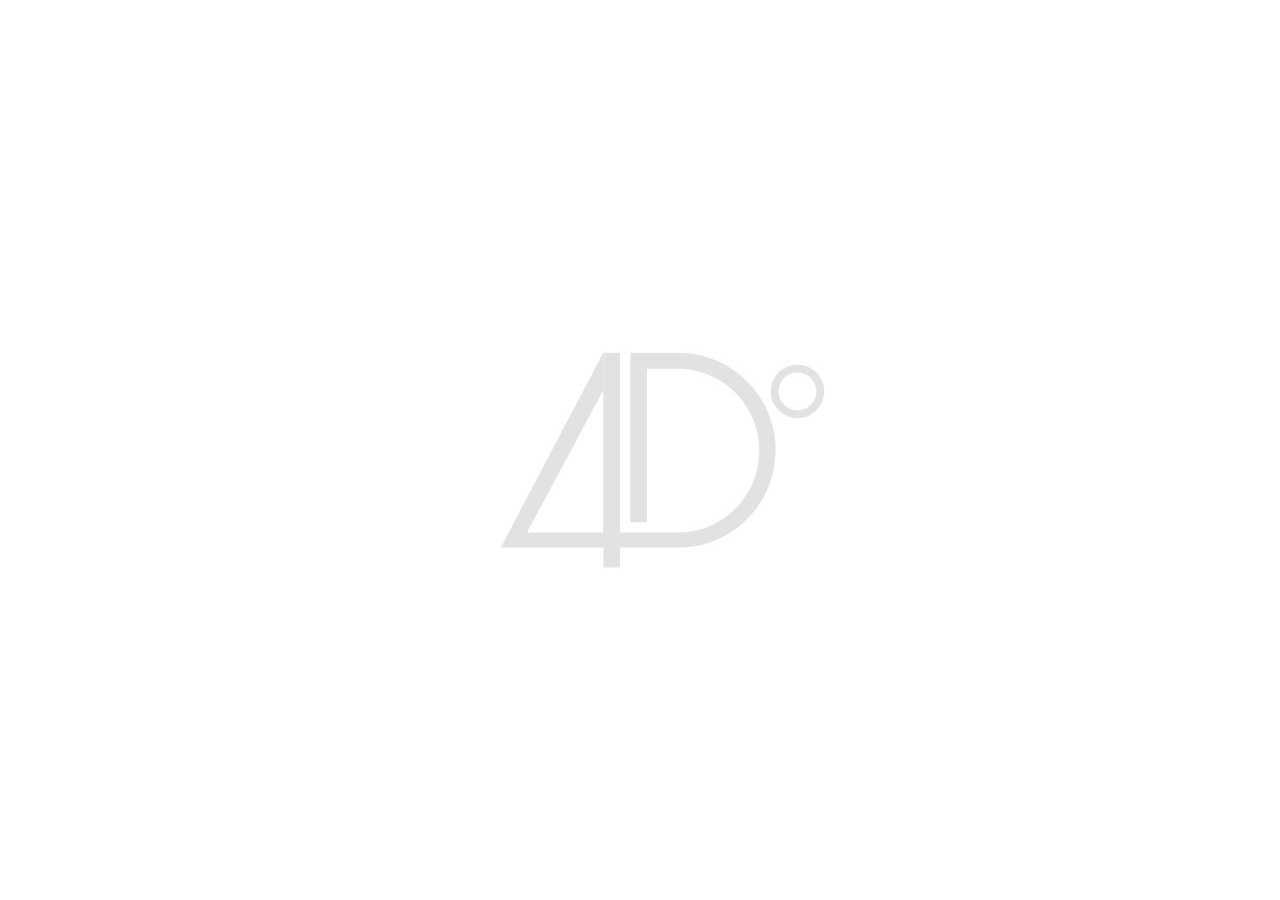
<file: index.html>
<!DOCTYPE html>
<html>
    <head>
        <meta charset="utf-8" />
        <link rel="stylesheet" href="style_index.css" />
        <title>4D°</title>
    </head>
    
     <body>
     
    <p align="center"> <a href="sommaire.html"> <img src="images/01_logo.jpg"> </a> </p>
   
     
     
     
     
     </body>
</html>
</file>
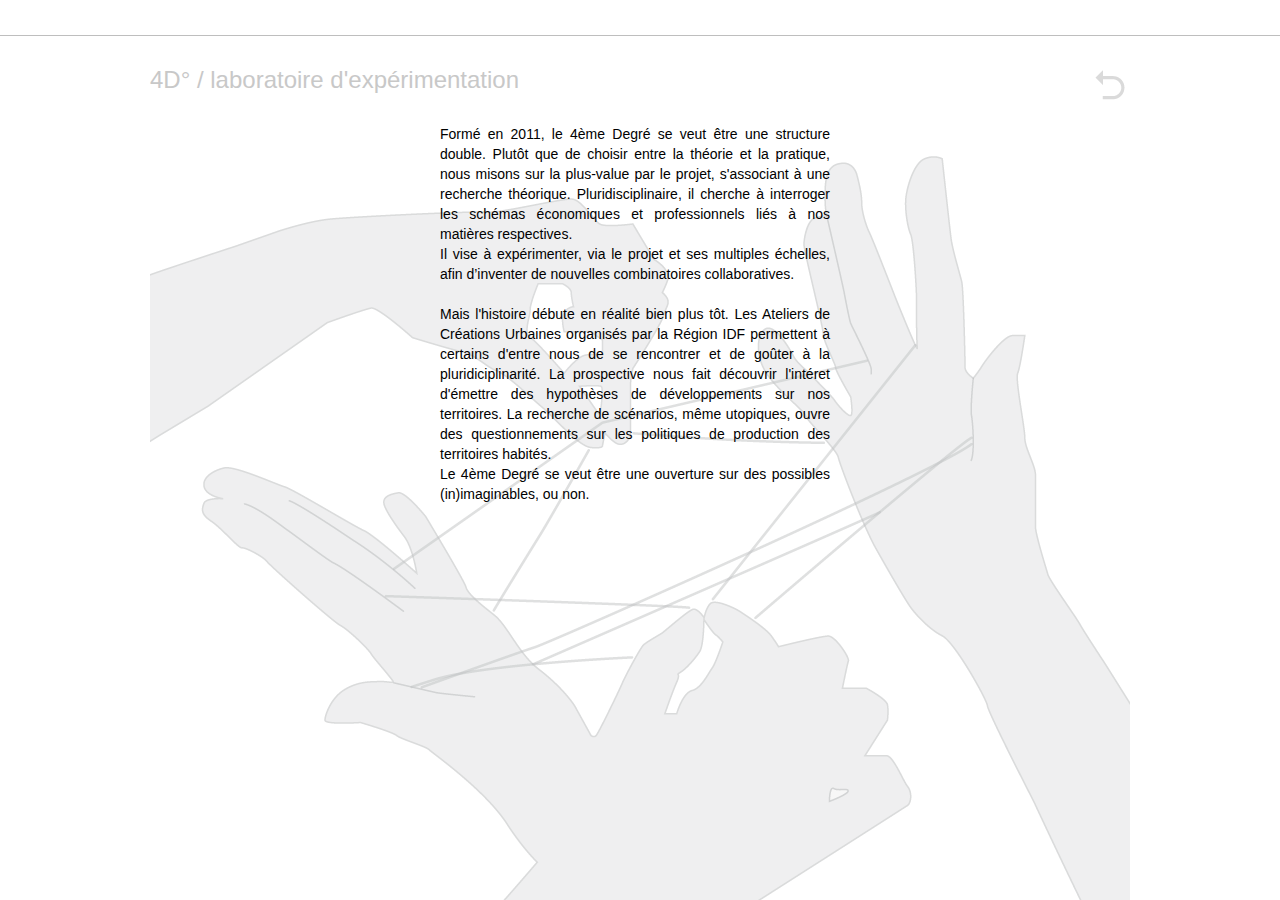
<file: page01_4D.html>
<!DOCTYPE html>
<html>
    <head>
        <meta charset="utf-8" />
        <link rel="stylesheet" href="style_presentations_sommaire.css" />
        <title>4D°</title>
    </head>
    <body>
        <div class="top-block"></div>
        <header>
            <h1>4D° / laboratoire d'expérimentation</h1>
            <div class="right">
                <a href="sommaire.html"> <img src="images/logo_retour-01.png"> </a>
            </div>
        </header>
        <div class="content">
            <div class="optionnal-image-box">
                <!-- Insert your optionnal image here -->
                <!-- Maximum image width 270px -->
                <!-- <img src="images/positionnement.png" class="imageflottante" alt="Image flottante" /> -->
            </div>
            <div class="text">
                <!-- p is a paragraph -->
                <!-- br is a break line, it should be inside paragraph -->
                <!-- <i>My text</i> is italic -->
                <!-- <b>My text</b> is bold -->
                <p>Formé en 2011, le 4ème Degré se veut être une structure double. Plutôt que de choisir entre la théorie et la pratique, nous misons sur la plus-value par le projet, s'associant à une recherche théorique. Pluridisciplinaire, il cherche à interroger les schémas économiques et professionnels liés à nos matières respectives. </br> Il vise à expérimenter, via le projet et ses multiples échelles, afin d’inventer de nouvelles combinatoires collaboratives.  
                </p>
                <p>Mais l'histoire débute en réalité bien plus tôt. Les Ateliers de Créations Urbaines organisés par la Région IDF permettent à certains d'entre nous de se rencontrer et de goûter à la pluridiciplinarité. La prospective nous fait découvrir l'intéret d'émettre des hypothèses de développements sur nos territoires. La recherche de scénarios, même utopiques, ouvre des questionnements sur les politiques de production des territoires habités. </br> Le 4ème Degré se veut être une ouverture sur des possibles (in)imaginables, ou non.
                </p>
            </div>
        </div>
    </body>
</html>
</file>
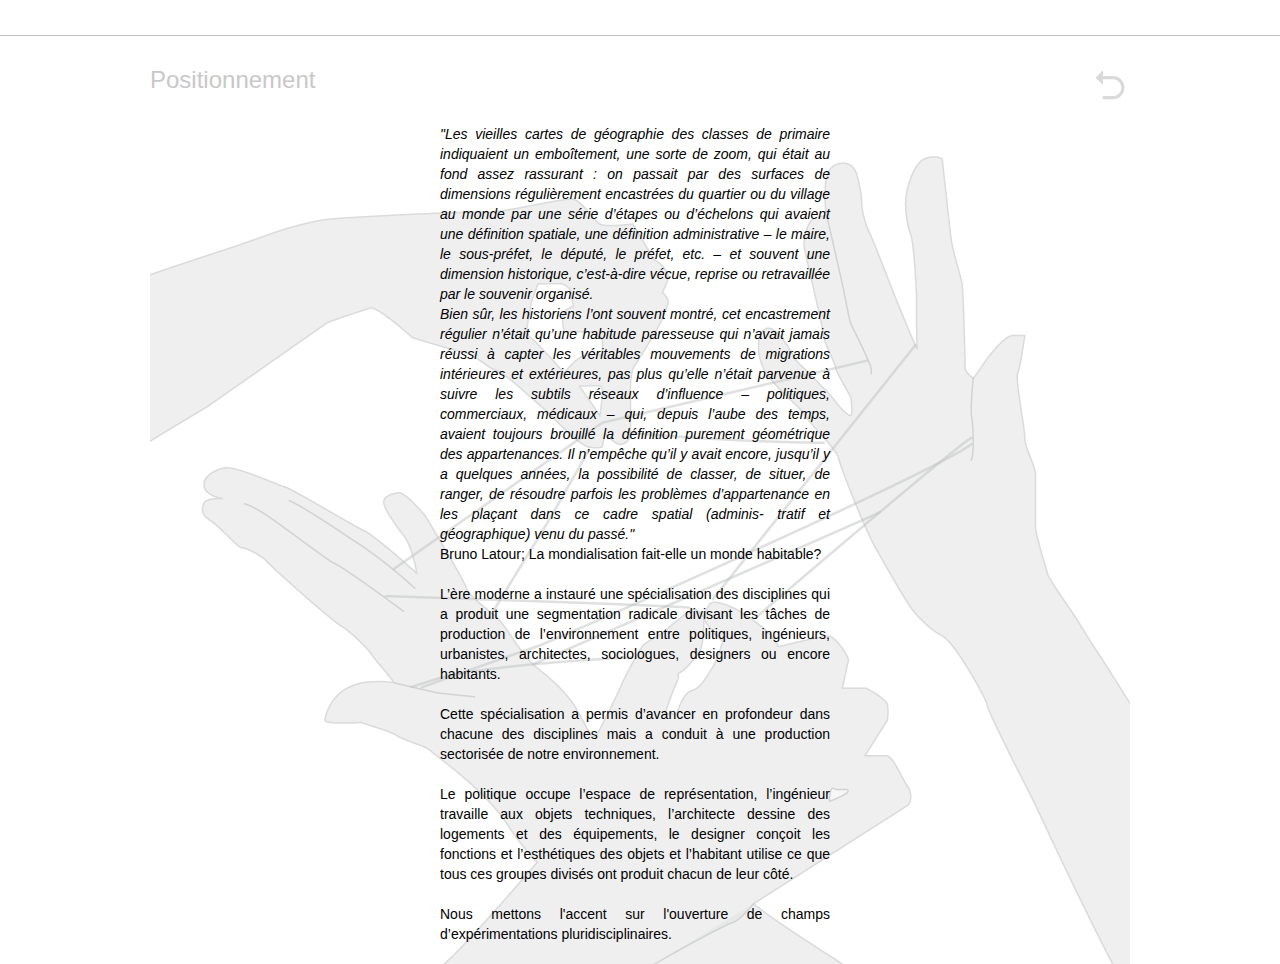
<file: page02_positionnement.html>
<!DOCTYPE html>
<html>
    <head>
        <meta charset="utf-8" />
        <link rel="stylesheet" href="style_presentations_sommaire.css" />
        <title>4D°</title>
    </head>
    <body>
        <div class="top-block"></div>
        <header>
            <h1>Positionnement</h1>
            <div class="right">
                <a href="sommaire.html"> <img src="images/logo_retour-01.png"> </a>
            </div>
        </header>
        <div class="content">
            <div class="optionnal-image-box">
                <!-- Insert your optionnal image here -->
                <!-- Maximum image width 270px -->
                <!-- <img src="images/positionnement.png" class="imageflottante" alt="Image flottante" /> -->
            </div>
            <div class="text">
                <!-- p is a paragraph -->
                <!-- br is a break line, it should be inside paragraph -->
                <!-- <i>My text</i> is italic -->
                <!-- <b>My text</b> is bold -->
                <p>
                    <i>"Les vieilles cartes de géographie des classes de primaire indiquaient un emboîtement, une sorte de zoom, qui était au fond assez rassurant : on passait par des surfaces de dimensions régulièrement encastrées du quartier ou du village au monde par une série d’étapes ou d’échelons qui avaient une définition spatiale, une définition administrative – le maire, le sous-préfet, le député, le préfet, etc. – et souvent une dimension historique, c’est-à-dire vécue, reprise ou retravaillée par le souvenir organisé. </br>
                    Bien sûr, les historiens l’ont souvent montré, cet encastrement régulier n’était qu’une habitude paresseuse qui n’avait jamais réussi à capter les véritables mouvements de migrations intérieures et extérieures, pas plus qu’elle n’était parvenue à suivre les subtils réseaux d’influence – politiques, commerciaux, médicaux – qui, depuis l’aube des temps, avaient toujours brouillé la définition purement géométrique des appartenances. Il n’empêche qu’il y avait encore, jusqu’il y a quelques années, la possibilité de classer, de situer, de ranger, de résoudre parfois les problèmes d’appartenance en les plaçant dans ce cadre spatial (adminis- tratif et géographique) venu du passé."</i> </br>
                    Bruno Latour; La mondialisation fait-elle un monde habitable?
                </p>
                <p>
                    L’ère moderne a instauré une spécialisation des disciplines qui a produit une segmentation radicale divisant les tâches de production de l’environnement entre politiques, ingénieurs, urbanistes, architectes, sociologues, designers ou encore habitants.
                </p>
                <p>
                    Cette spécialisation a permis d’avancer en profondeur dans chacune des disciplines mais a conduit à une production sectorisée de notre environnement.
                </p>                
                <p>
                    Le politique occupe l’espace de représentation, l’ingénieur travaille aux objets techniques, l’architecte dessine des logements et des équipements, le designer conçoit les fonctions et l’esthétiques des objets et l’habitant utilise ce que tous ces groupes divisés ont produit chacun de leur côté.
                </p>
                <p>
                    Nous mettons l'accent sur l'ouverture de champs d’expérimentations pluridisciplinaires.
                </p>
            </div>
        </div>
    </body>
</html>
</file>
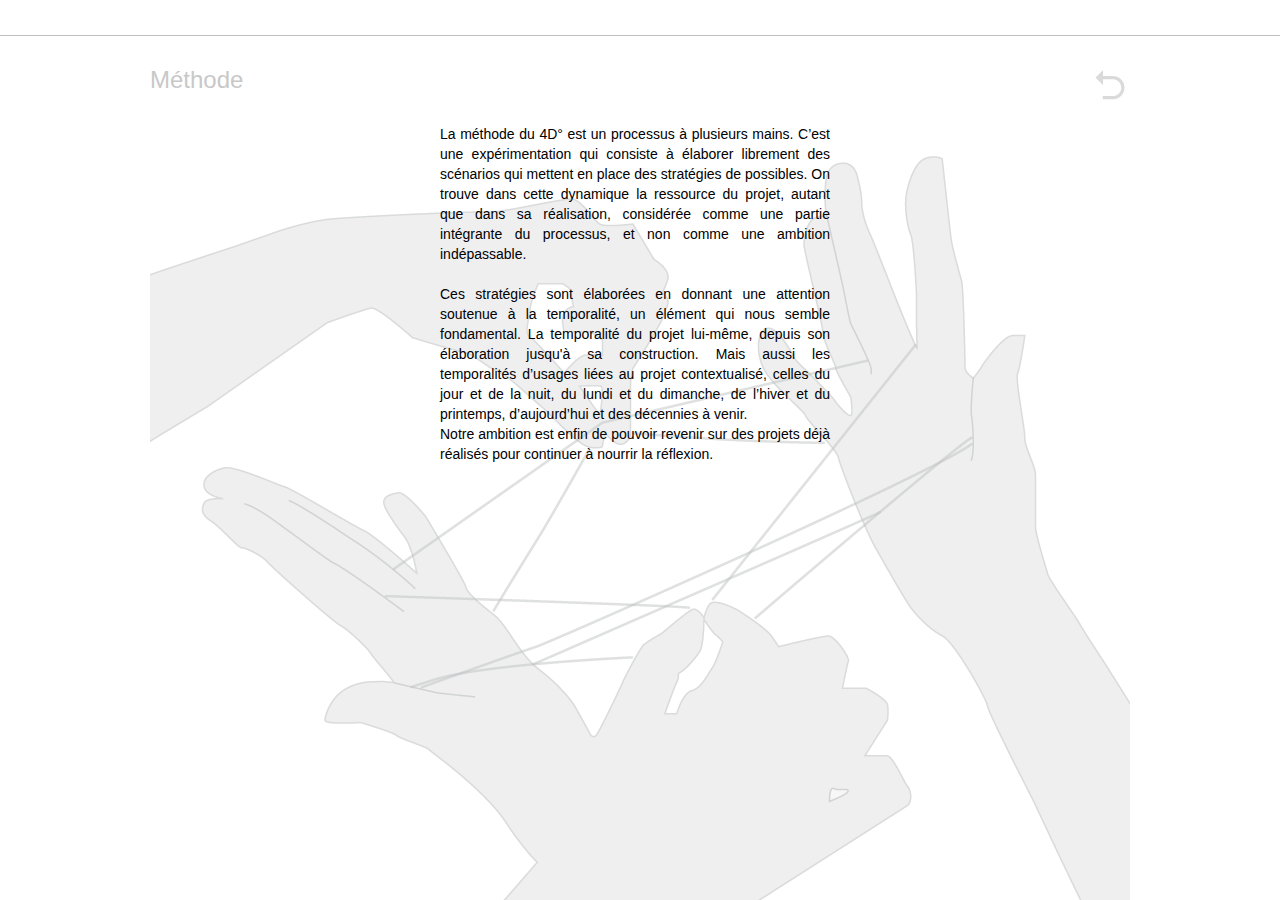
<file: page03_methode.html>
<!DOCTYPE html>
<html>
    <head>
        <meta charset="utf-8" />
        <link rel="stylesheet" href="style_presentations_sommaire.css" />
        <title>4D°</title>
    </head>
    <body>
        <div class="top-block"></div>
        <header>
            <h1>Méthode</h1>
            <div class="right">
                <a href="sommaire.html"> <img src="images/logo_retour-01.png"> </a>
            </div>
        </header>
        <div class="content">
            <div class="optionnal-image-box">
                <!-- Insert your optionnal image here -->
                <!-- Maximum image width 270px -->
                <!-- <img src="images/positionnement.png" class="imageflottante" alt="Image flottante" /> -->
            </div>
            <div class="text">
                <!-- p is a paragraph -->
                <!-- br is a break line, it should be inside paragraph -->
                <!-- <i>My text</i> is italic -->
                <!-- <b>My text</b> is bold -->
                <p>
                    La méthode du 4D° est un processus à plusieurs mains. C’est une expérimentation qui consiste à élaborer librement des scénarios qui mettent en place des stratégies de possibles. On trouve dans cette dynamique la ressource du projet, autant que dans sa réalisation, considérée comme une partie intégrante du processus, et non comme une ambition indépassable.
                </p>
                <p>
                    Ces stratégies sont élaborées en donnant une attention soutenue à la temporalité, un élément qui nous semble fondamental. La temporalité du projet lui-même, depuis son élaboration jusqu'à sa construction. Mais aussi les temporalités d’usages liées au projet contextualisé, celles du jour et de la nuit, du lundi et du dimanche, de l’hiver et du printemps, d’aujourd’hui et des décennies à venir.</br> Notre ambition est enfin de pouvoir revenir sur des projets déjà réalisés pour continuer à nourrir la réflexion.

                </p>
            </div>
        </div>
    </body>
</html>
</file>
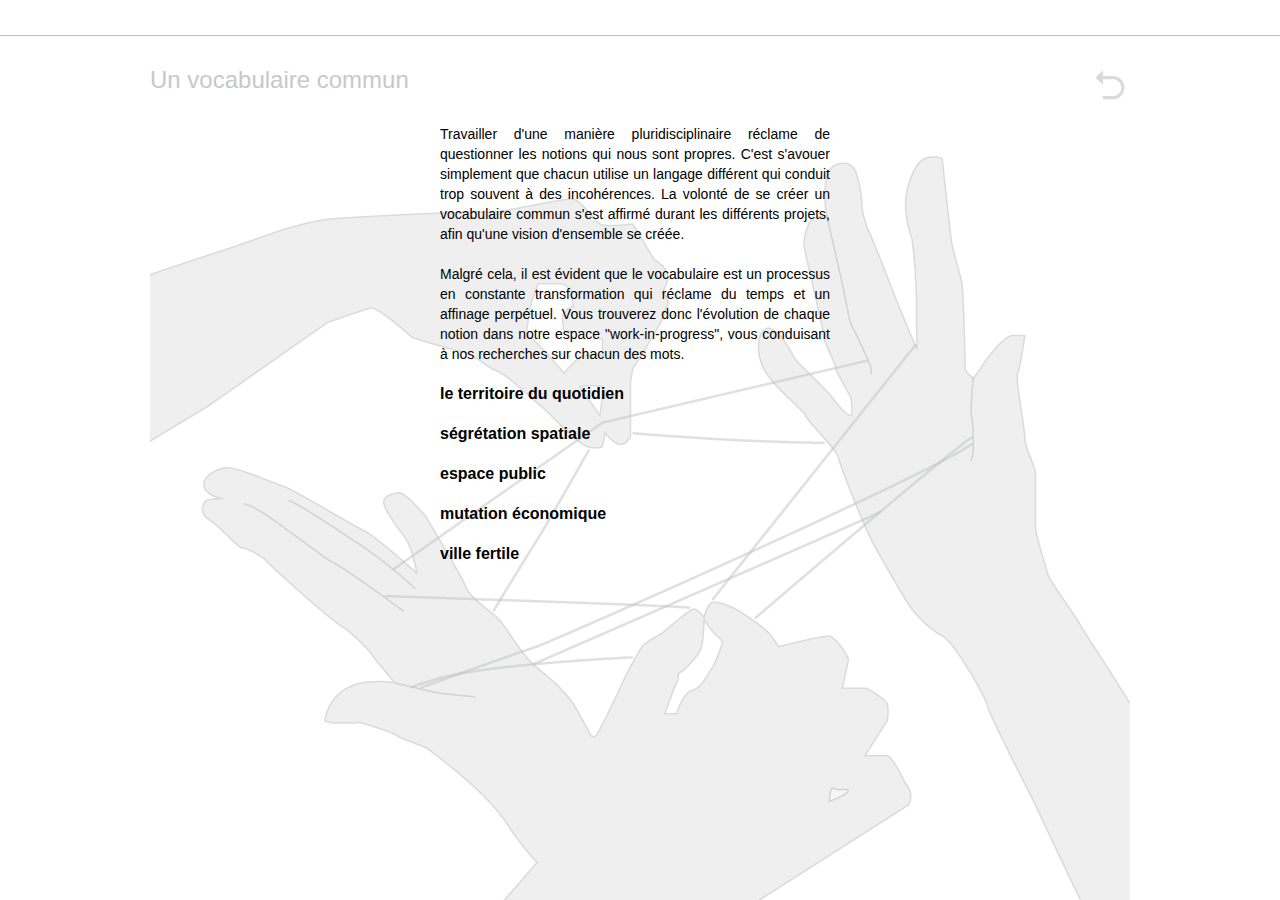
<file: page04_vocabulaire.html>
<!DOCTYPE html>
<html>
    <head>
        <meta charset="utf-8" />
        <link rel="stylesheet" href="style_presentations_sommaire.css" />
        <title>4D°</title>
    </head>
    <body>
        <div class="top-block"></div>
        <header>
            <h1>Un vocabulaire commun</h1>
            <div class="right">
                <a href="sommaire.html"> <img src="images/logo_retour-01.png"> </a>
            </div>
        </header>
        <div class="content">
            <div class="optionnal-image-box">
                <!-- Insert your optionnal image here -->
                <!-- Maximum image width 270px -->
                <!-- <img src="images/positionnement.png" class="imageflottante" alt="Image flottante" /> -->
            </div>
            <div class="text">
                <!-- p is a paragraph -->
                <!-- br is a break line, it should be inside paragraph -->
                <!-- <i>My text</i> is italic -->
                <!-- <b>My text</b> is bold -->
                <p>
                    Travailler d'une manière pluridisciplinaire réclame de questionner les notions qui nous sont propres. C'est s'avouer simplement que chacun utilise un langage différent qui conduit trop souvent à des incohérences. La volonté de se créer un vocabulaire commun s'est affirmé durant les différents projets, afin qu'une vision d'ensemble se créée. 
                </p>
                <p>
                    Malgré cela, il est évident que le vocabulaire est un processus en constante transformation qui réclame du temps et un affinage perpétuel. Vous trouverez donc l'évolution de chaque notion dans notre espace "work-in-progress", vous conduisant à nos recherches sur chacun des mots.
                </p>
                
                <p><a href="http://4eme-degre.tumblr.com/post/58519601958/que-veut-dire-territoire-aujourdhui" target="_blank" >  le territoire du quotidien </a> </p>
     
                <p> <a href="http://4eme-degre.tumblr.com/post/49772267016/conference-alain-musset-geofictions-de-lapocalypse" target="_blank" >  ségrétation spatiale </a> </p>
     
                <p><a href="http://4eme-degre.tumblr.com/post/50736164996/la-derive-de-la-psychogeographie" target="_blank" >  espace public </a> </p>

                <p><a href="http://4eme-degre.tumblr.com/post/52169483999/la-troisieme-revolution-industrielle-en-france" target="_blank" >  mutation économique </a> </p>

                <p><a href="http://4eme-degre.tumblr.com/post/50411263753/la-revolution-verte" target="_blank" >  ville fertile </a> </p>

            </div>
        </div>
    </body>
</html>
</file>
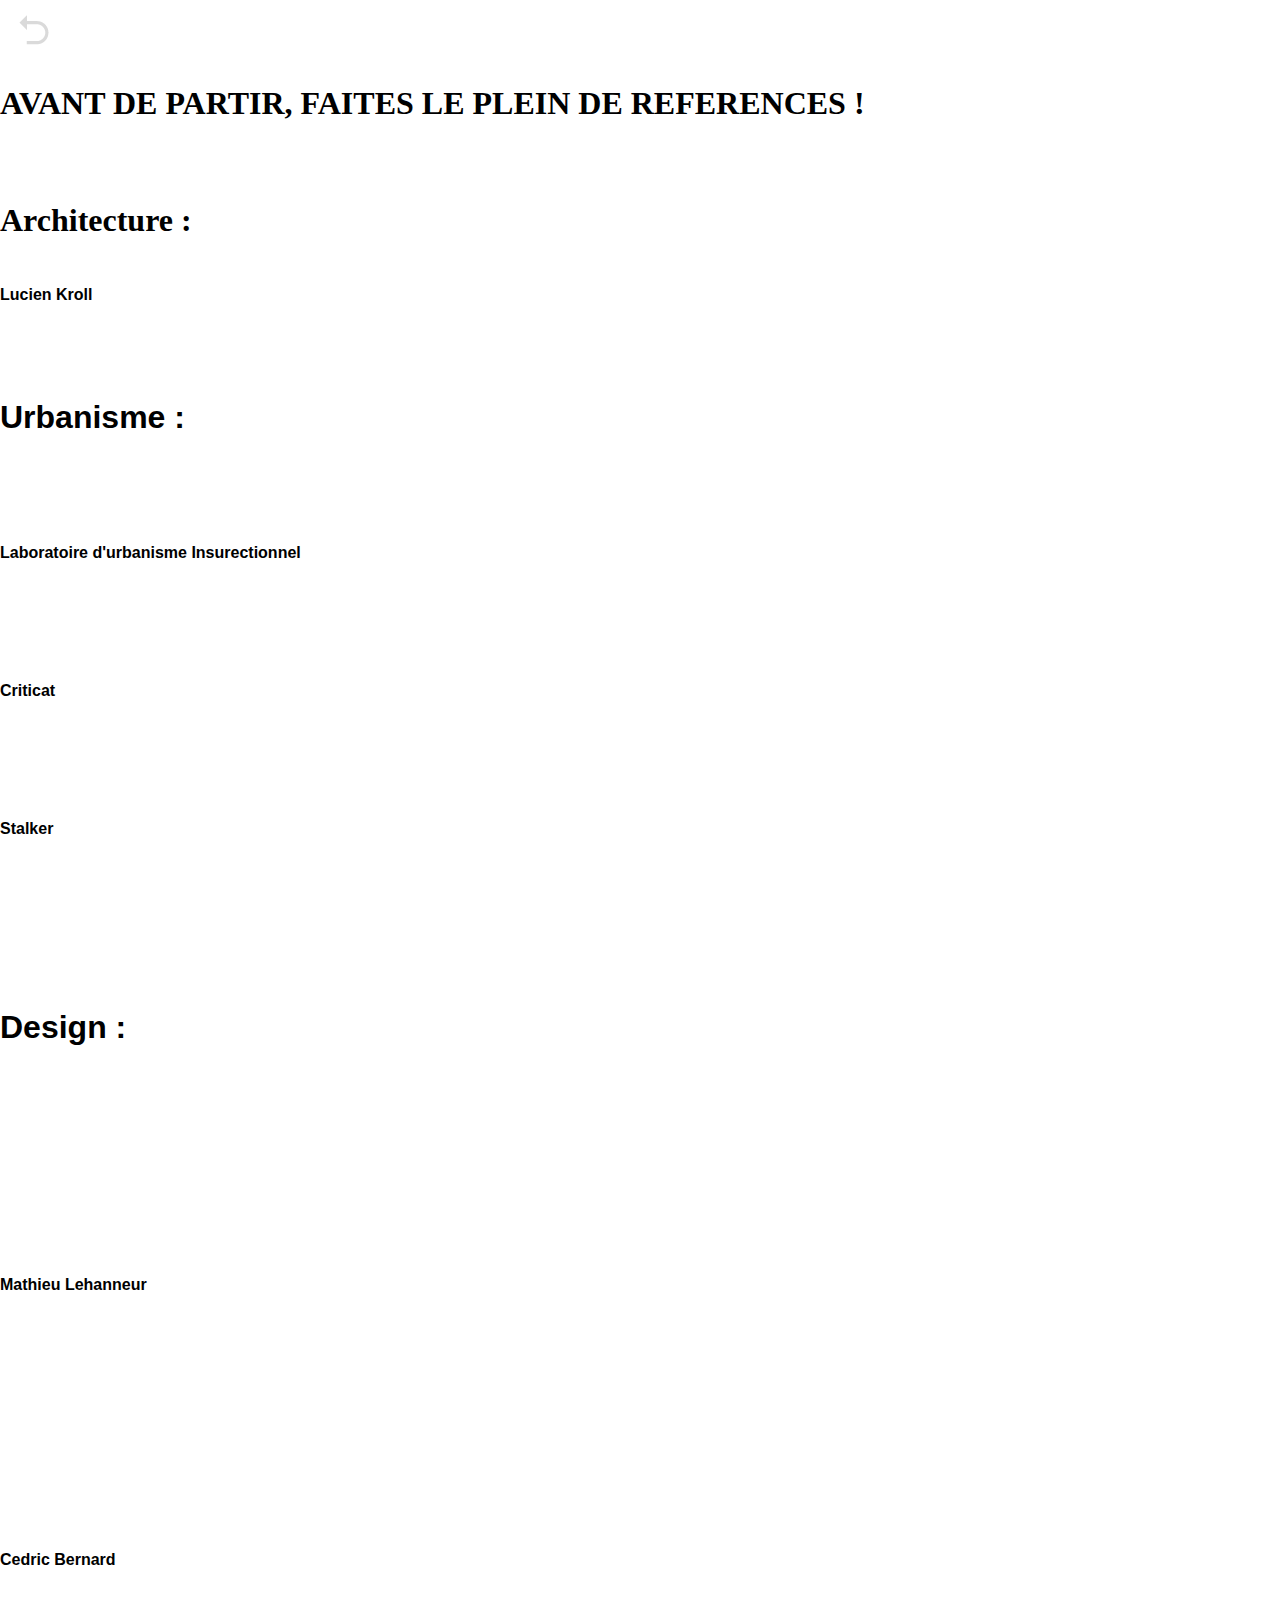
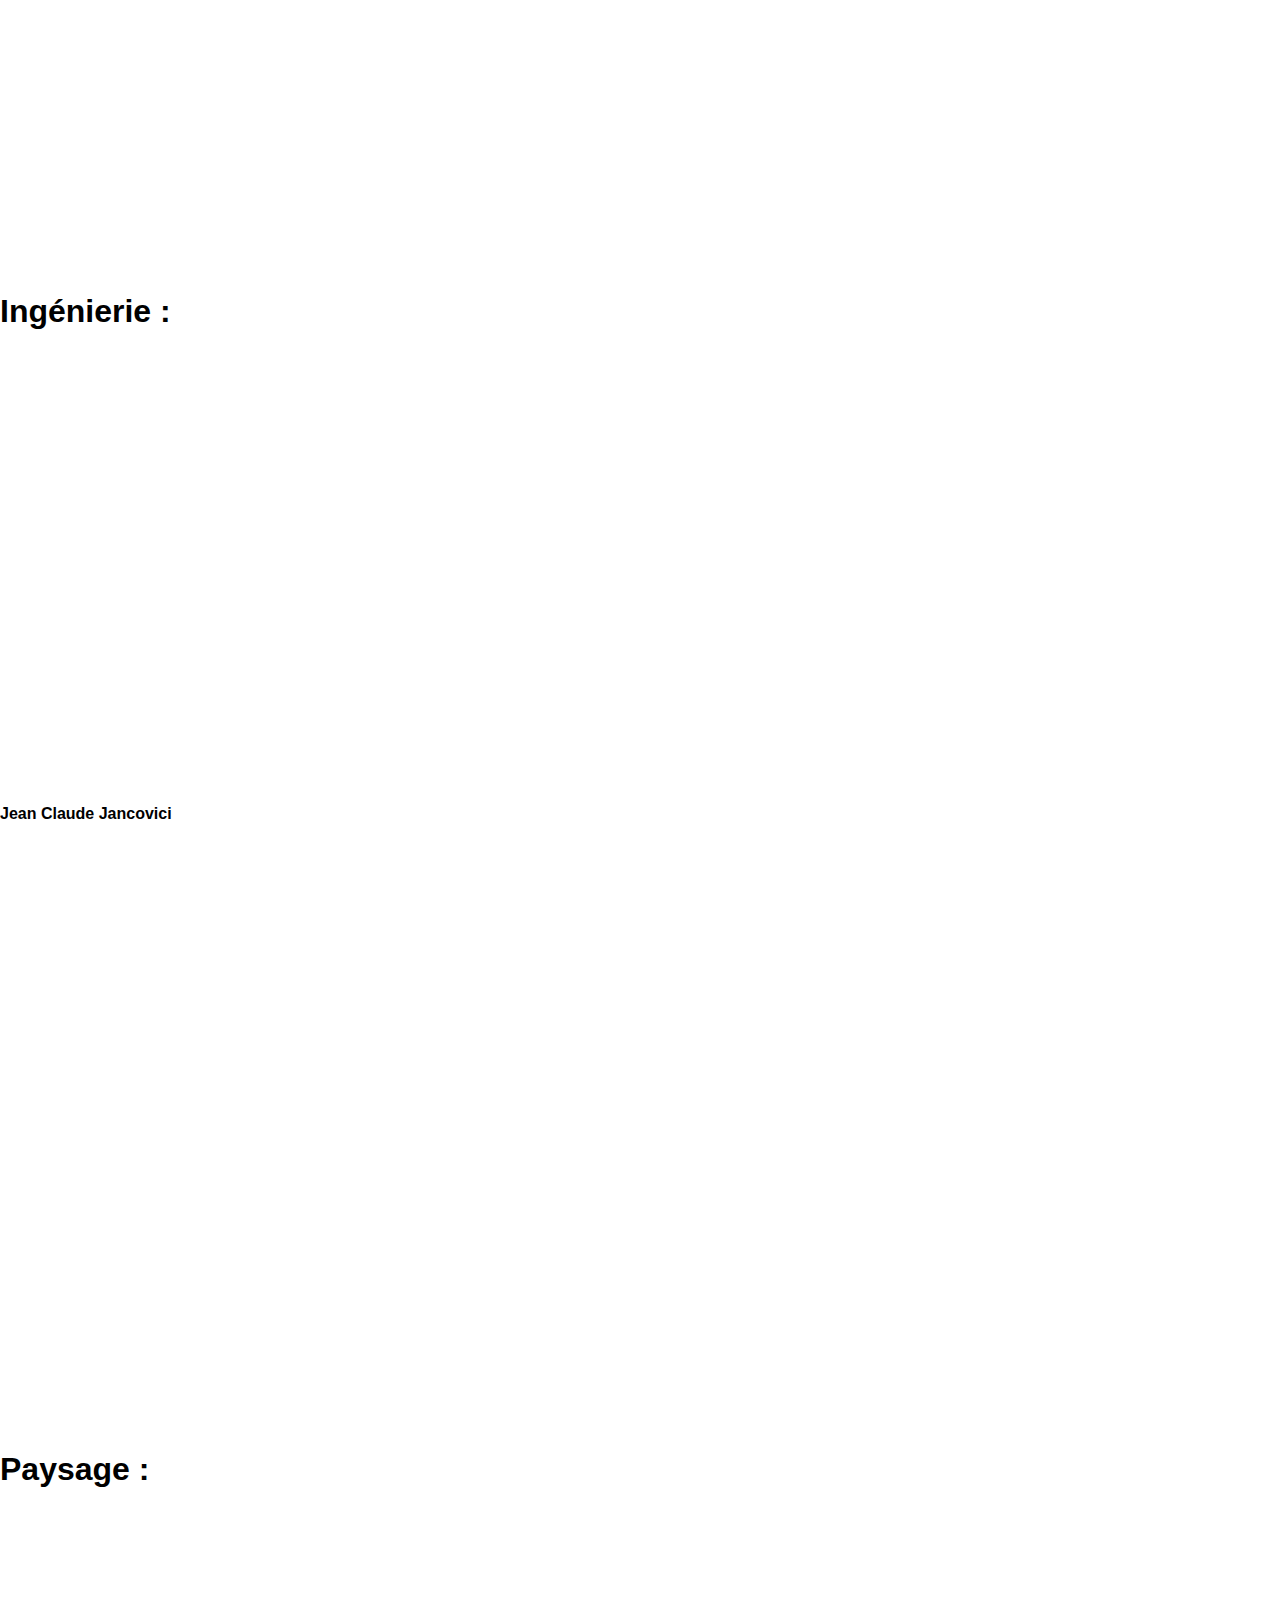
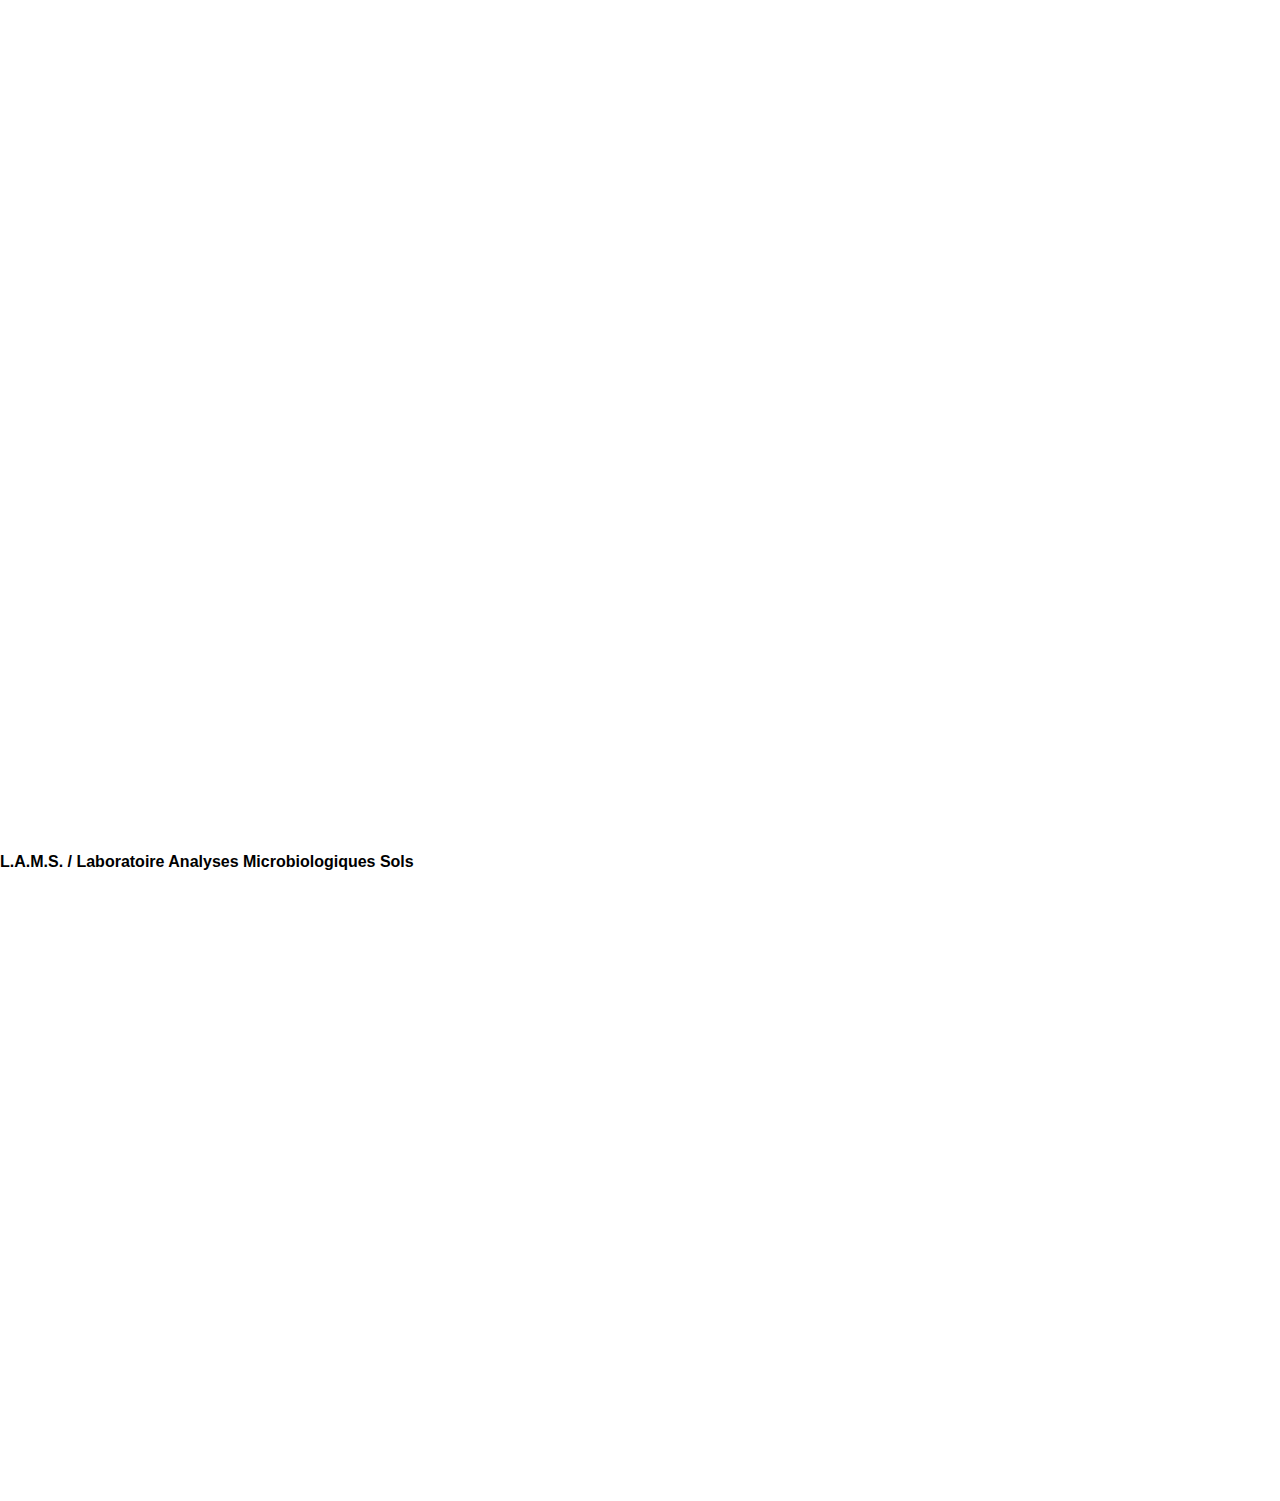
<file: page05_references.html>
<!DOCTYPE html>
<html>
    <head>
        <meta charset="utf-8" />
        <link rel="stylesheet" href="style_page_projets.css" />
        <title>4D°</title>
    </head>
    
     <body>

 
 	 <nav1>
  	<img/> <a href="sommaire.html"> <img src="images/logo_retour-01.png"> </a>
	</nav1>

     
      <br> <h1> AVANT DE PARTIR, FAITES LE PLEIN DE REFERENCES ! <h1>
     
     <br> <h1> Architecture : <h1>
     
     <p> <a href="http://homeusers.brutele.be/kroll/" target="_blank" > Lucien Kroll <a> </p>
     
     
     
     <br> <h1> Urbanisme : <h1>
     
      <p> <a href="http://laboratoireurbanismeinsurrectionnel.blogspot.fr" target="_blank" > Laboratoire d'urbanisme Insurectionnel <a> </p>
      <p> <a href="http://www.criticat.fr" target="_blank" > Criticat <a> </p>
       <p> <a href="http://www.osservatorionomade.net/tarkowsky/" target="_blank" > Stalker <a> </p>
     
     <br> <h1> Design : <h1>
     
      <p> <a href="http://www.mathieulehanneur.fr" target="_blank" > Mathieu Lehanneur <a> </p>
       <p> <a href="http://cedricbernard.com" target="_blank"> Cedric Bernard <a> </p>
     
     
     <br> <h1> Ingénierie : <h1>
     
     <p> <a href="http://www.manicore.com" target="_blank" > Jean Claude Jancovici <a> </p>
     
     
     <br> <h1> Paysage : <h1>
     
     <p> <a href="http://www.lams-21.com/artc/1/fr/" target="_blank" > L.A.M.S. / Laboratoire Analyses Microbiologiques Sols <a> </p>
     
     
     
  


     
     </body>
</html>
</file>
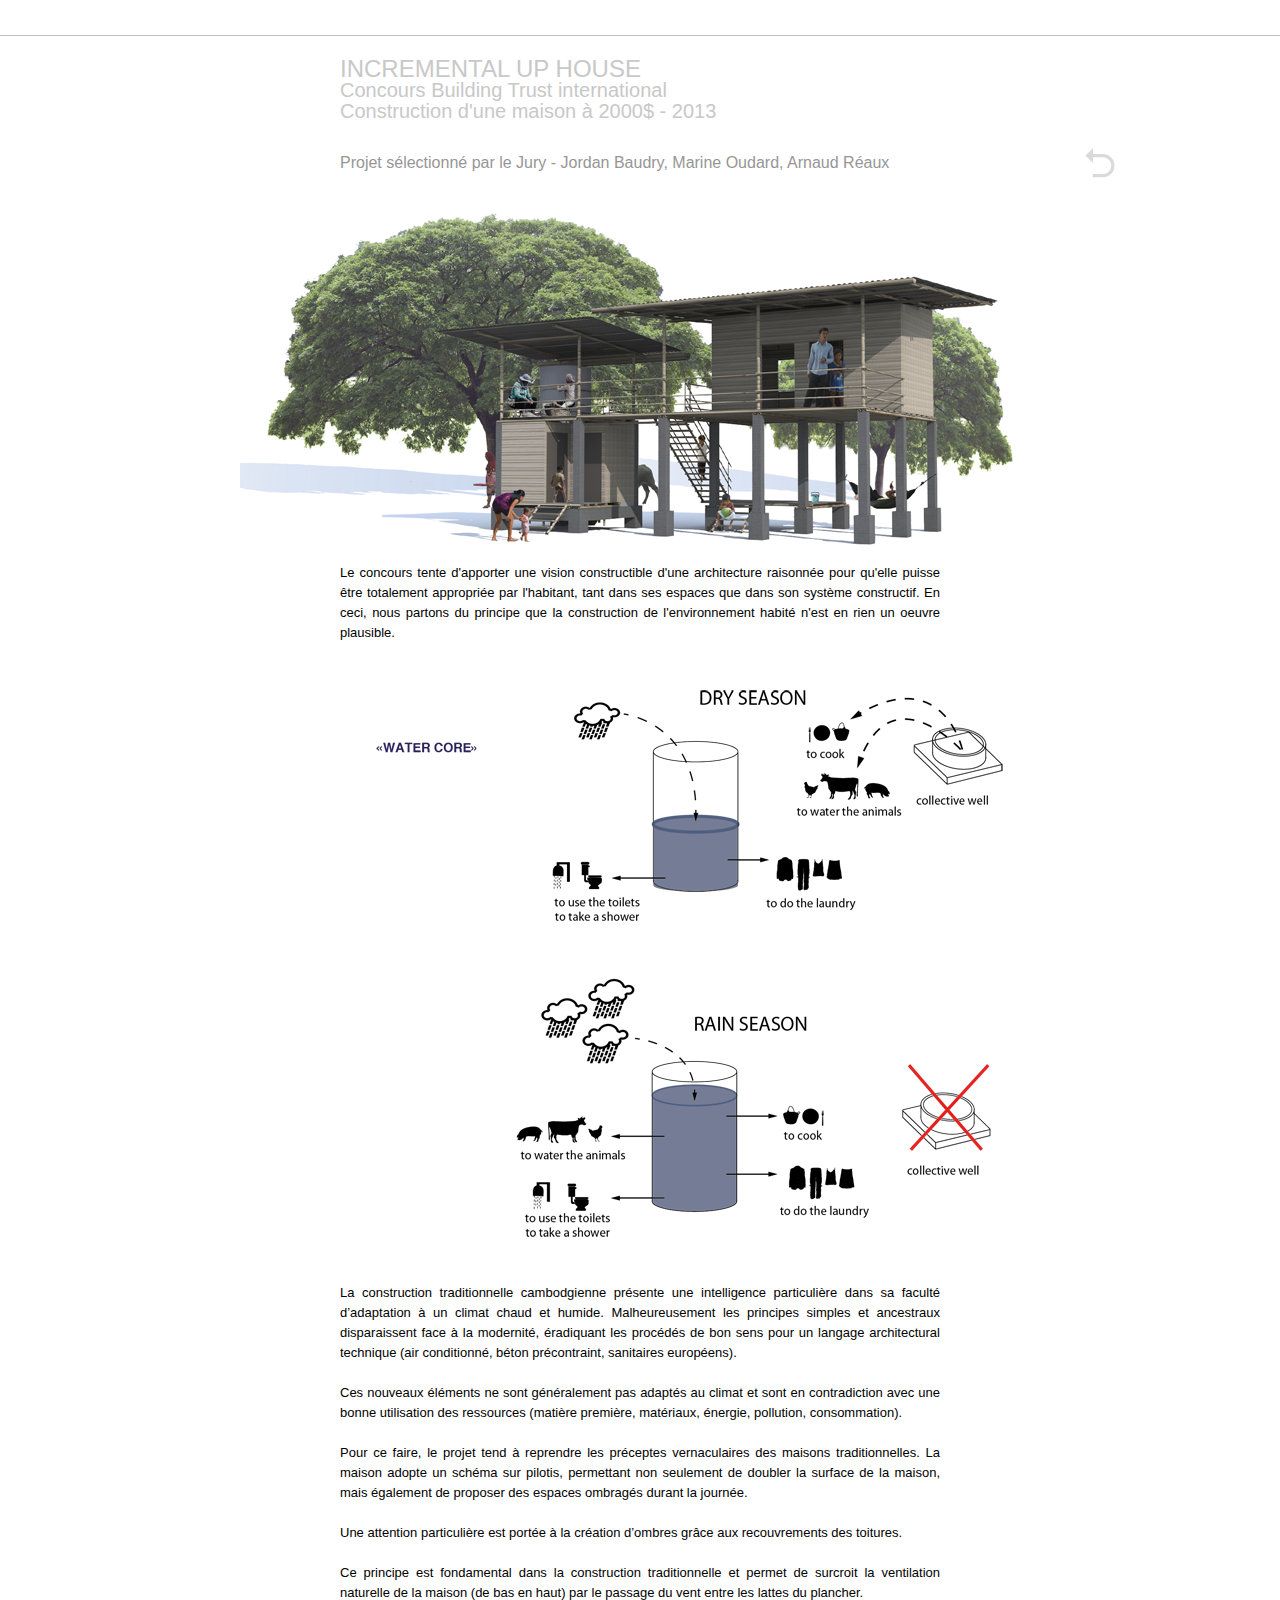
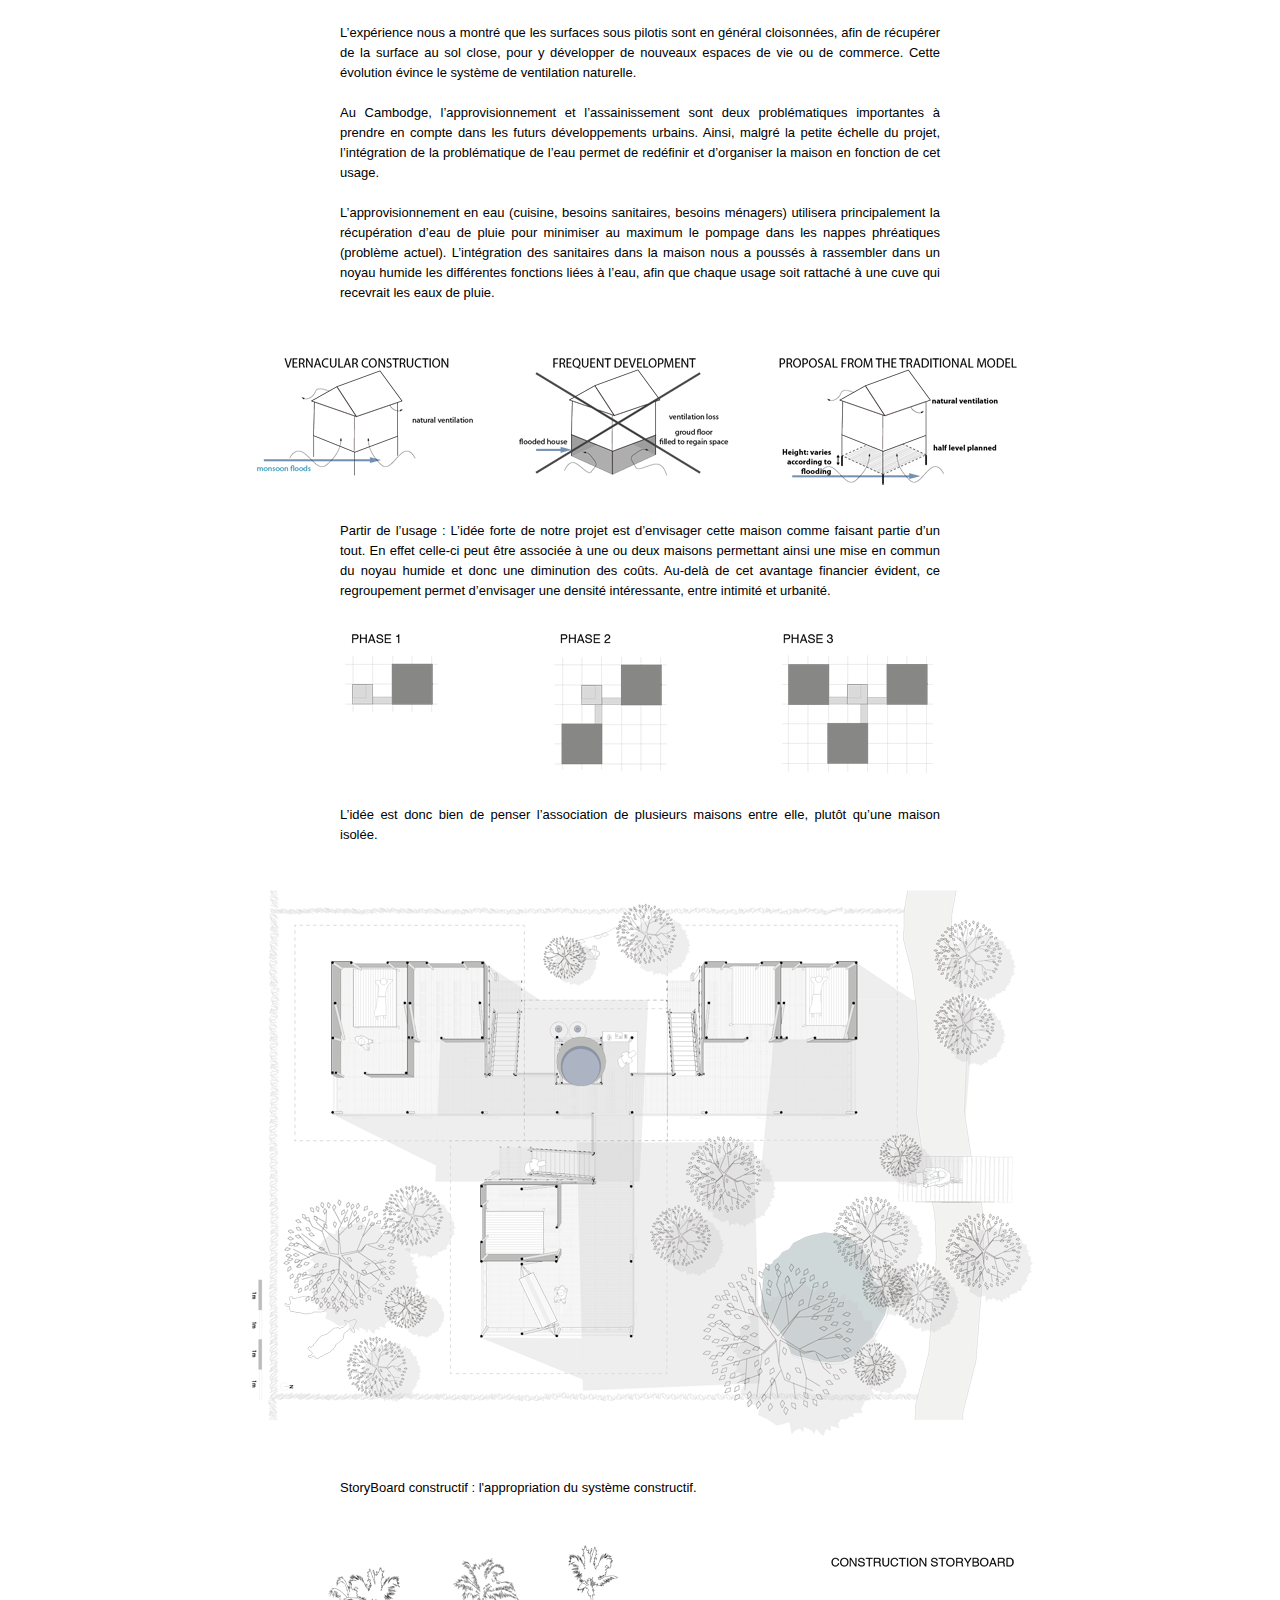
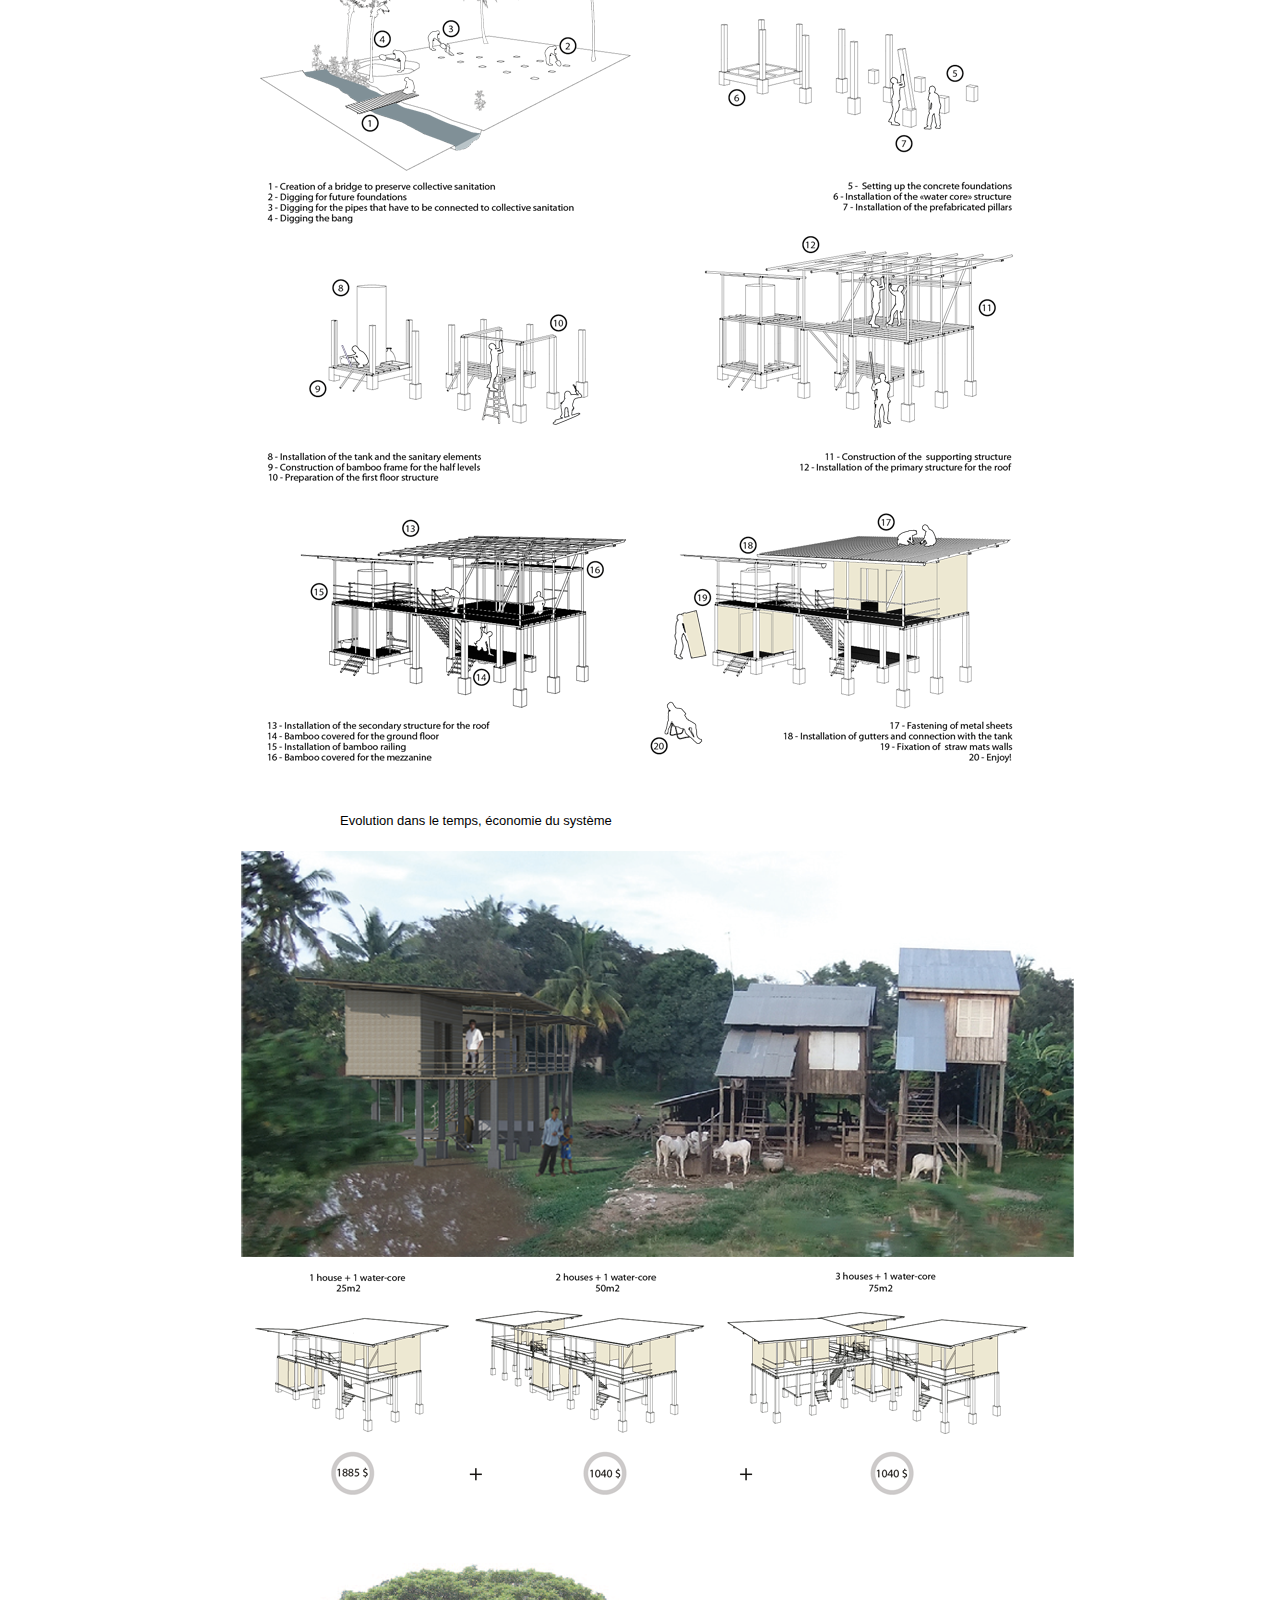
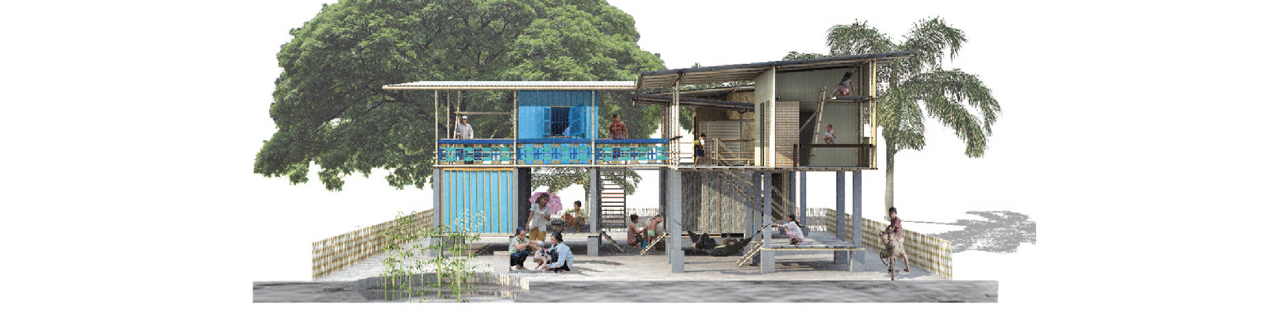
<file: page08_incremental.html>
<!DOCTYPE html>
<html>
  <head>
        <meta charset="utf-8" />
        <link rel="stylesheet" href="style_page_projets.css" />
        <title>4D° - INCREMENTAL UP HOUSE | Concours Building Trust international, construction d'une maison à 2000$</title>
        <meta name="keywords" content="Architecture, Projet">
        <meta name="description" content="Ici tu decrit brievement ton article">
        <meta name="author" content="Julie Colin, Anne-Juliette Defoort, Thimothée Foyer, Camille Angibaud">
    </head>
    <body>
      <div class="top-block"></div>
      <header>
        <h1>INCREMENTAL UP HOUSE</h1>
        <h2>Concours Building Trust international</h2>
        <h2>Construction d'une maison à 2000$ - 2013</h2>
        <h3>Projet sélectionné par le Jury - <a href="page06_contact.html">Jordan Baudry, Marine Oudard, Arnaud Réaux</a></h3>
        <div class="right">
          <a href="sommaire.html"> <img src="images/logo_retour-01.png"> </a>
        </div>
      </header>
      <div class="content">
        <div class="text">
          <!-- p is a paragraph -->
          <!-- br is a break line, it should be inside paragraph -->
          <!-- <i>My text</i> is italic -->
          <!-- <b>My text</b> is bold -->
          <img src="images/2000/01-01.png" alt="perspective projet" />
          <p> Le concours tente d'apporter une vision constructible d'une architecture raisonnée pour qu'elle puisse être totalement appropriée par l'habitant, tant dans ses espaces que dans son système constructif. En ceci, nous partons du principe que la construction de l'environnement habité n'est en rien un oeuvre plausible.  </p>
          <p>  <img src="images/2000/02-01.png" alt="mise en place d'un water-core " /> </p>
          <p> La construction traditionnelle cambodgienne présente une intelligence particulière dans sa faculté d’adaptation à un climat chaud et humide. Malheureusement les principes simples et ancestraux disparaissent face à la modernité, éradiquant les procédés de bon sens pour un langage architectural technique (air conditionné, béton précontraint, sanitaires européens).</p>
          <p>Ces nouveaux éléments ne sont généralement pas adaptés au climat et sont en contradiction avec une bonne utilisation des ressources (matière première, matériaux, énergie, pollution, consommation).</p>
          <p> Pour ce faire, le projet tend à reprendre les préceptes vernaculaires des maisons traditionnelles. La maison adopte un schéma sur pilotis, permettant non seulement de doubler la surface de la maison, mais également de proposer des espaces ombragés durant la journée. </p> 
          <p>Une attention particulière est portée à la création d’ombres grâce aux recouvrements des toitures. </p> 
          <p> Ce principe est fondamental dans la construction traditionnelle et permet de surcroit la ventilation naturelle de la maison (de bas en haut) par le passage du vent entre les lattes du plancher. </p> 
          <p> L’expérience nous a montré que les surfaces sous pilotis sont en général cloisonnées, afin de récupérer de la surface au sol close, pour y développer de nouveaux espaces de vie ou de commerce. Cette évolution évince le système de ventilation naturelle. </p> 
          <p> Au Cambodge, l’approvisionnement et l’assainissement sont deux problématiques importantes à prendre en compte dans les futurs développements urbains.
            Ainsi, malgré la petite échelle du projet, l’intégration de la problématique de l’eau permet de redéfinir et d’organiser la maison en fonction de cet usage.
          </p> 
          <p> L’approvisionnement en eau (cuisine, besoins sanitaires, besoins ménagers) utilisera principalement la récupération d’eau de pluie pour minimiser au maximum le pompage dans les nappes phréatiques (problème actuel). L’intégration des sanitaires dans la maison nous a poussés à rassembler dans un noyau humide les différentes fonctions liées à l’eau, afin que chaque usage soit rattaché à une cuve qui recevrait les eaux de pluie. </p> 
          <img src="images/2000/03-01.png" alt="développement courant " />
          <p> Partir de l’usage : L’idée forte de notre projet est d’envisager cette maison comme faisant partie d’un tout. En effet celle-ci peut être associée à une ou deux maisons permettant ainsi une mise en commun du noyau humide et donc une diminution des coûts. Au-delà de cet avantage financier évident, ce regroupement permet d’envisager une densité intéressante, entre intimité et urbanité. </p>
          <img src="images/2000/04-01.png" alt="évolution dans le temps" />
          <p>L’idée est donc bien de penser l’association de plusieurs maisons entre elle, plutôt qu’une maison isolée.</p>
          <img src="images/2000/05-01.png" alt="évolution dans le temps" />
          <p>StoryBoard constructif : l'appropriation du système constructif.</p>
          <img src="images/2000/06-01.png" alt="storyboard constructif" />
          <p>Evolution dans le temps, économie du système </p> 
          <img src="images/2000/07-01.png" alt="storyboard constructif" />
          <img src="images/2000/08-01.png" alt="storyboard constructif" />
          <img src="images/2000/09-01.png" alt="storyboard constructif" />
      </div>
    </div>
  </body>
  </html>
</file>
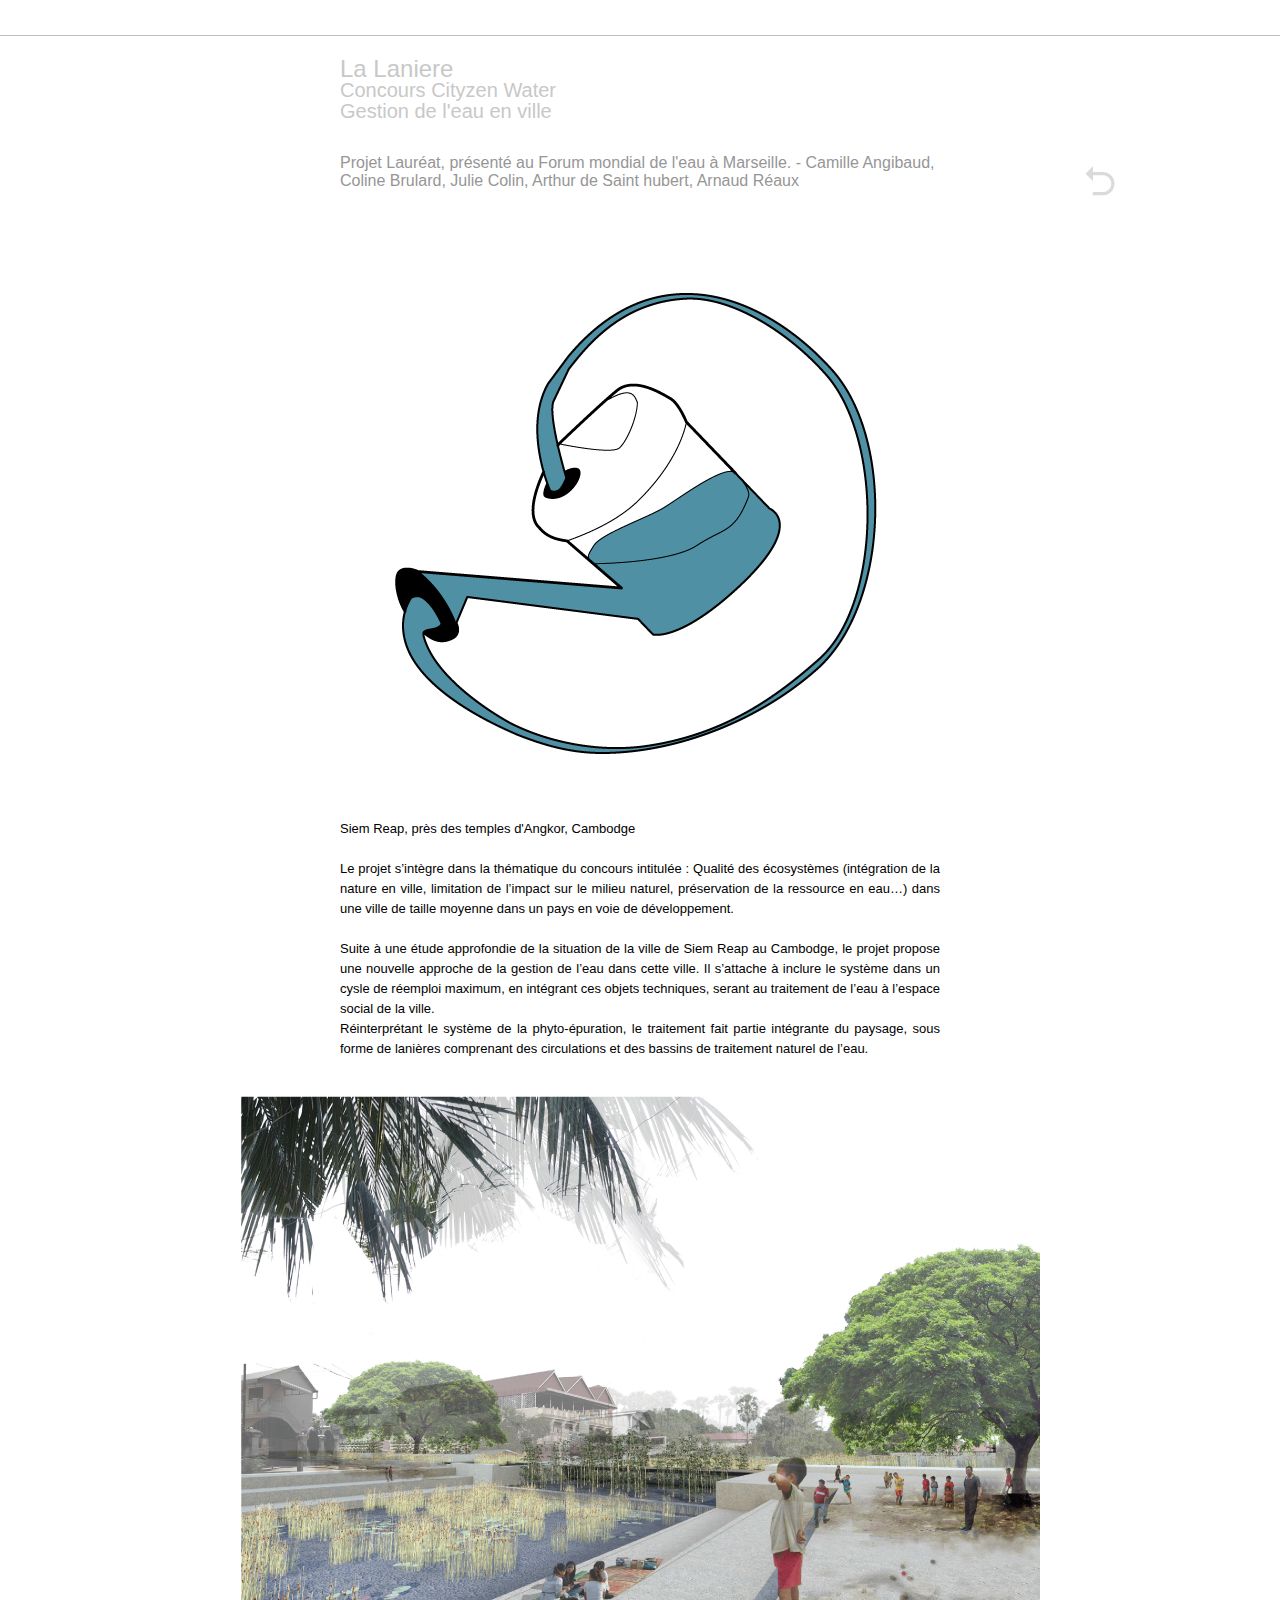
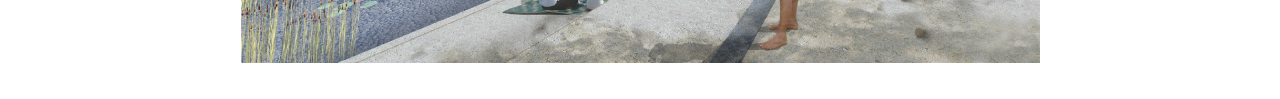
<file: page09_laniere.html>
<!DOCTYPE html>
<html>
  <head>
        <meta charset="utf-8" />
        <link rel="stylesheet" href="style_page_projets.css" />
        <title>4D° - Concours Cityzen Water, Gestion de l'eau en ville | 2012</title>
        <meta name="keywords" content="Architecture, Projet">
        <meta name="description" content="Ici tu decrit brievement ton article">
        <meta name="author" content="Julie Colin, Anne-Juliette Defoort, Thimothée Foyer, Camille Angibaud">
    </head>
    <body>
      <div class="top-block"></div>
      <header>
        <h1>La Laniere</h1>
        <h2>Concours Cityzen Water</h2>
        <h2>Gestion de l'eau en ville</h2>
        <h3>Projet Lauréat, présenté au Forum mondial de l'eau à Marseille.  - <a href="page06_contact.html">Camille Angibaud, Coline Brulard, Julie Colin, Arthur de Saint hubert, Arnaud Réaux </a></h3>
        <div class="right">
          <a href="sommaire.html"> <img src="images/logo_retour-01.png"> </a>
        </div>
      </header>
      <div class="content">
        <div class="text">
          <!-- p is a paragraph -->
          <!-- br is a break line, it should be inside paragraph -->
          <!-- <i>My text</i> is italic -->
          <!-- <b>My text</b> is bold -->
          <img src="images/Lanière-1.png" alt="réemploi maximum" />
          <p> Siem Reap, près des temples d'Angkor, Cambodge </p>
          <p> Le projet s’intègre dans la thématique du concours intitulée : Qualité des écosystèmes (intégration de la nature en ville, limitation de l’impact sur le milieu naturel, préservation de la ressource en eau…) dans une ville de taille moyenne dans un pays en voie de développement. </p>
          <p> Suite à une étude approfondie de la situation de la ville de Siem Reap au Cambodge, le projet propose une nouvelle approche de la gestion de l’eau dans cette ville. Il s’attache à inclure le système dans un cysle de réemploi maximum, en intégrant ces objets techniques, serant au traitement de l’eau à l’espace social de la ville. <br> Réinterprétant le système de la phyto-épuration, le traitement fait partie intégrante du paysage, sous forme de lanières comprenant des circulations et des bassins de traitement naturel de l’eau. </p>

          <img src="images/Lanière-4.png" alt="perspective projet" />
          <p>
      </div>
    </div>
  </body>
  </html>
</file>
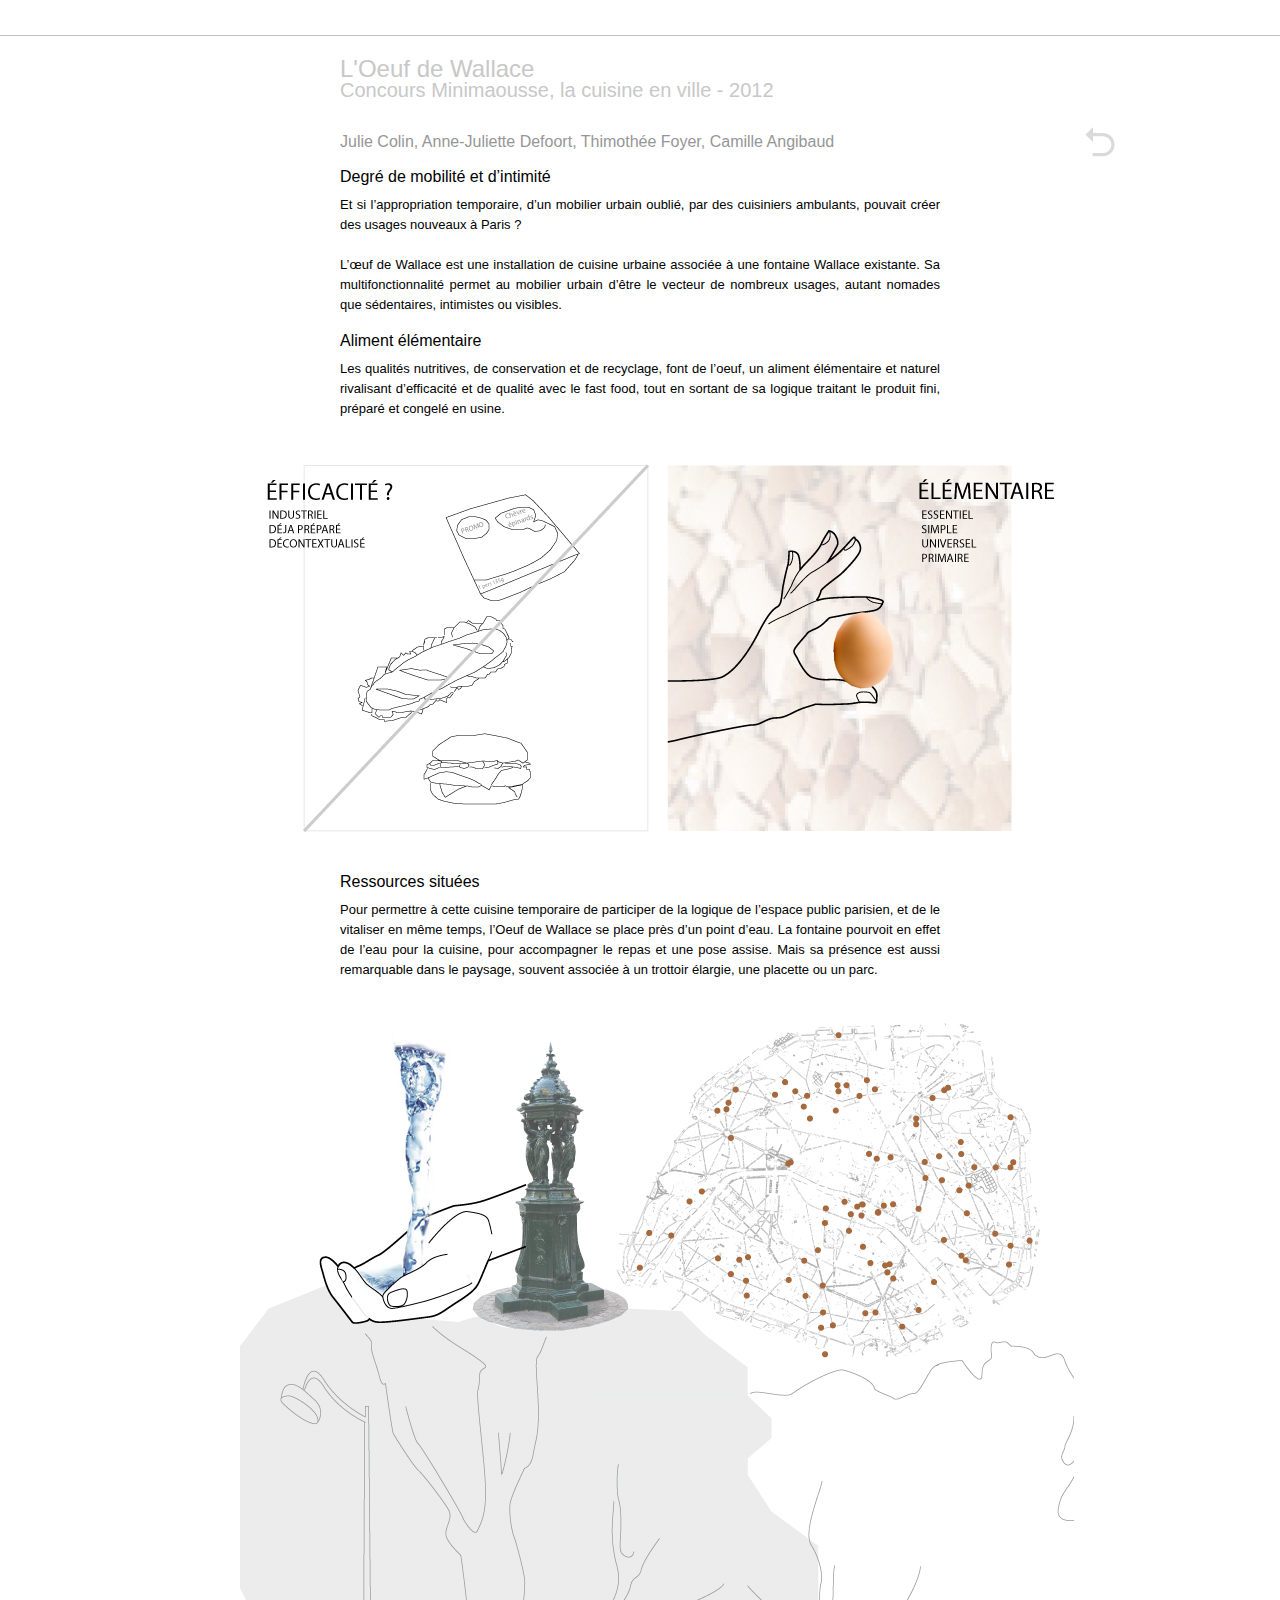
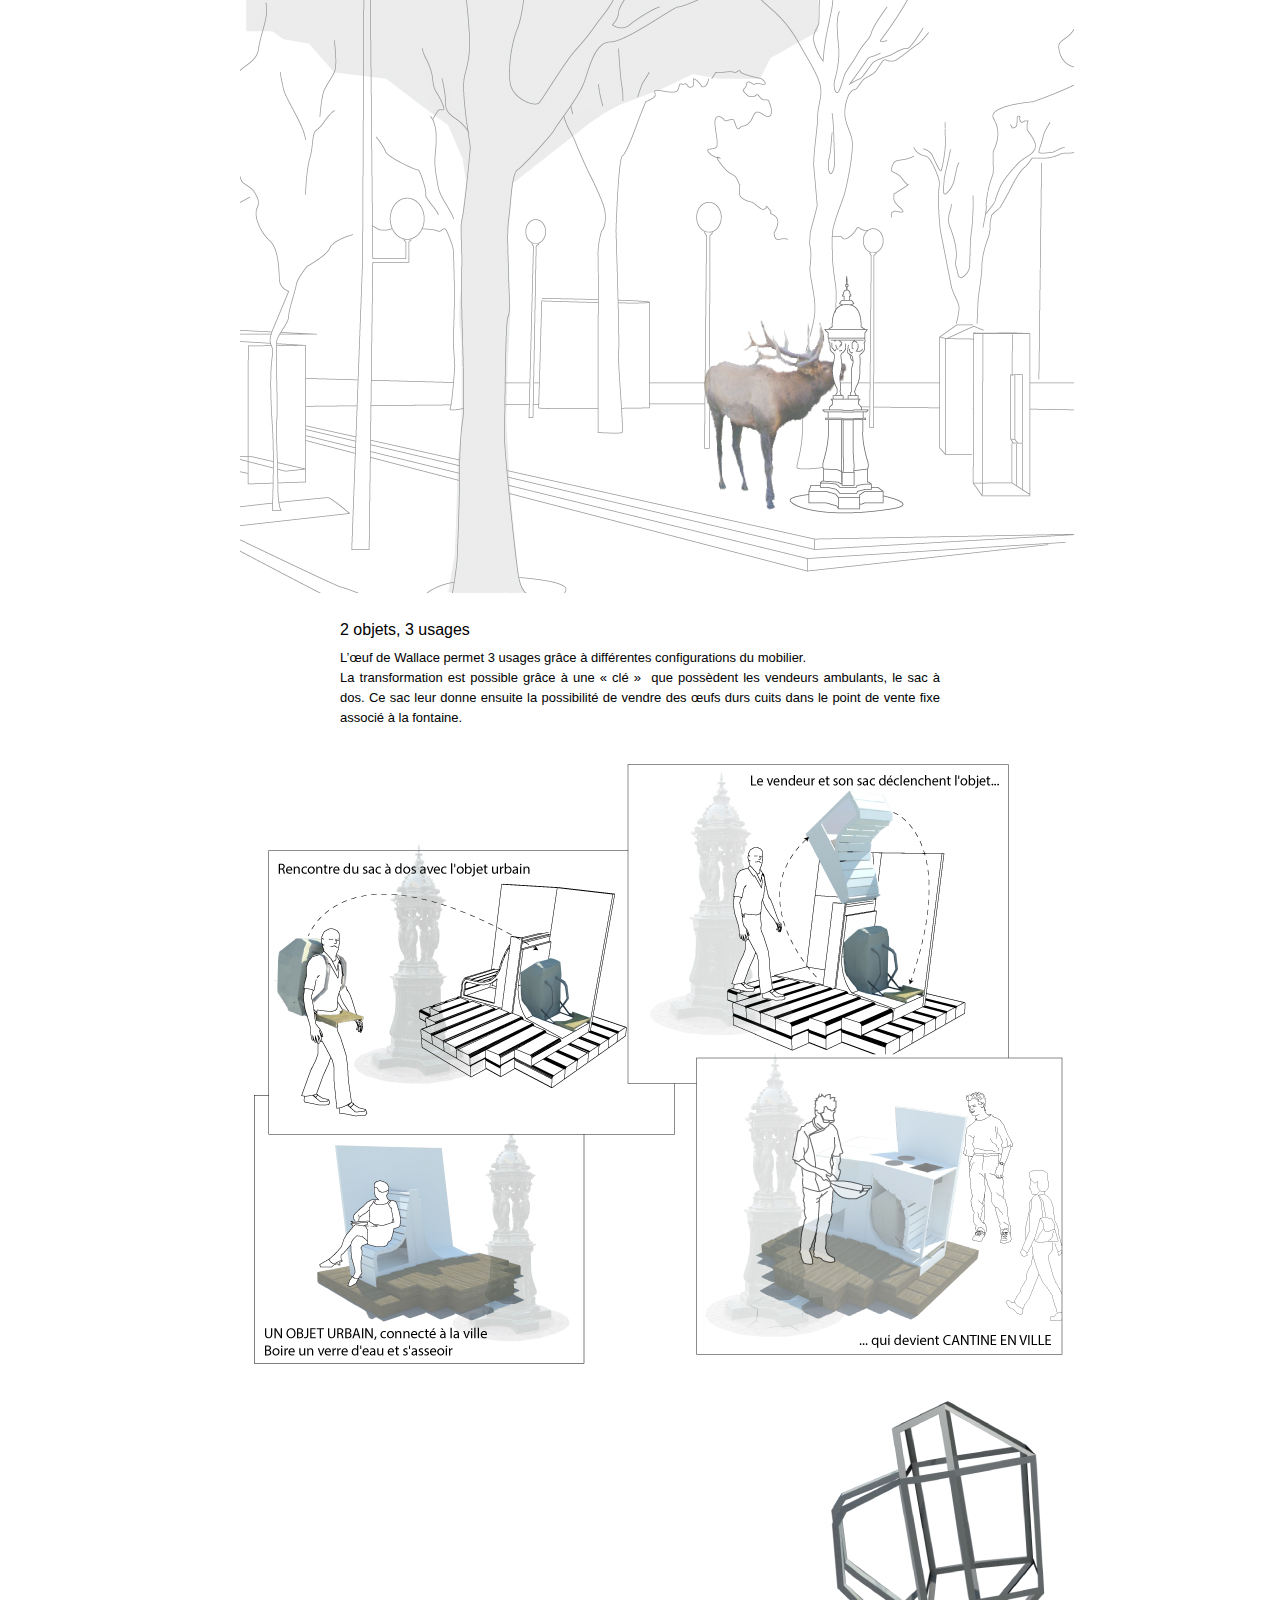
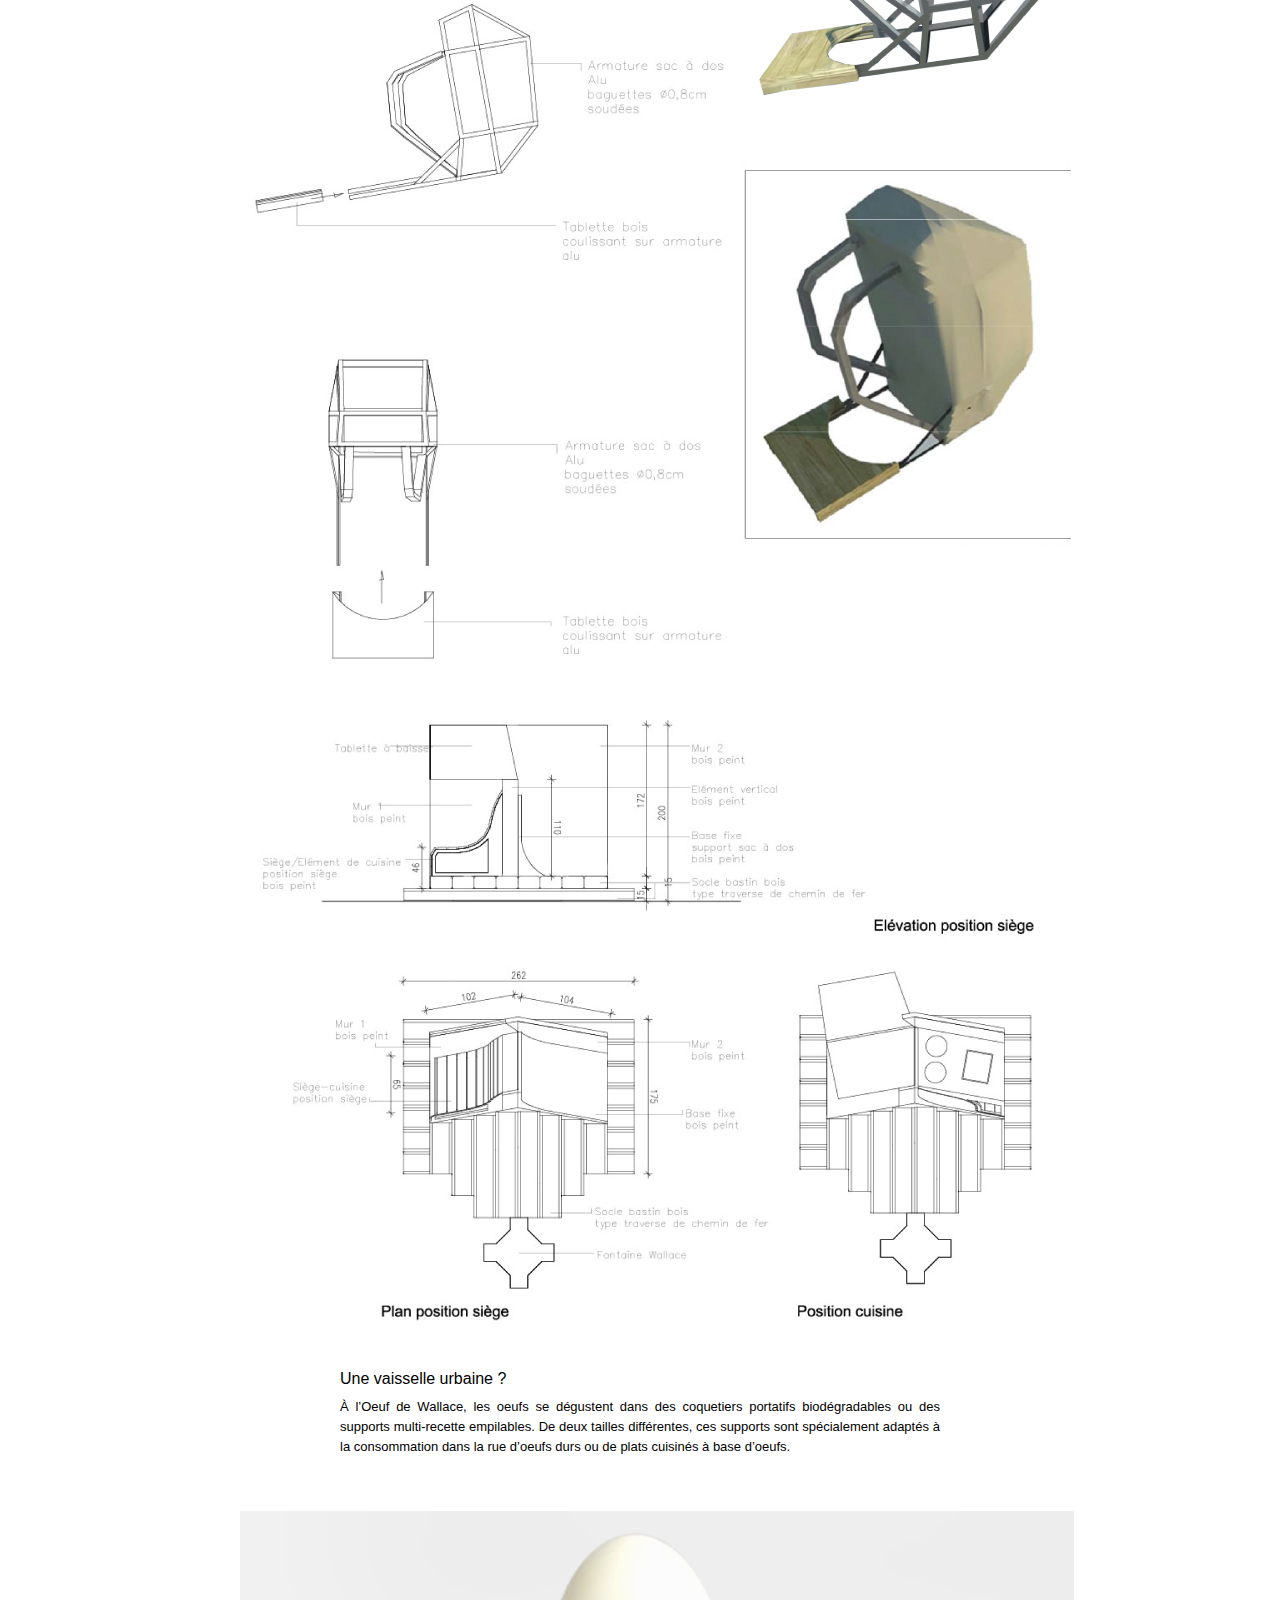
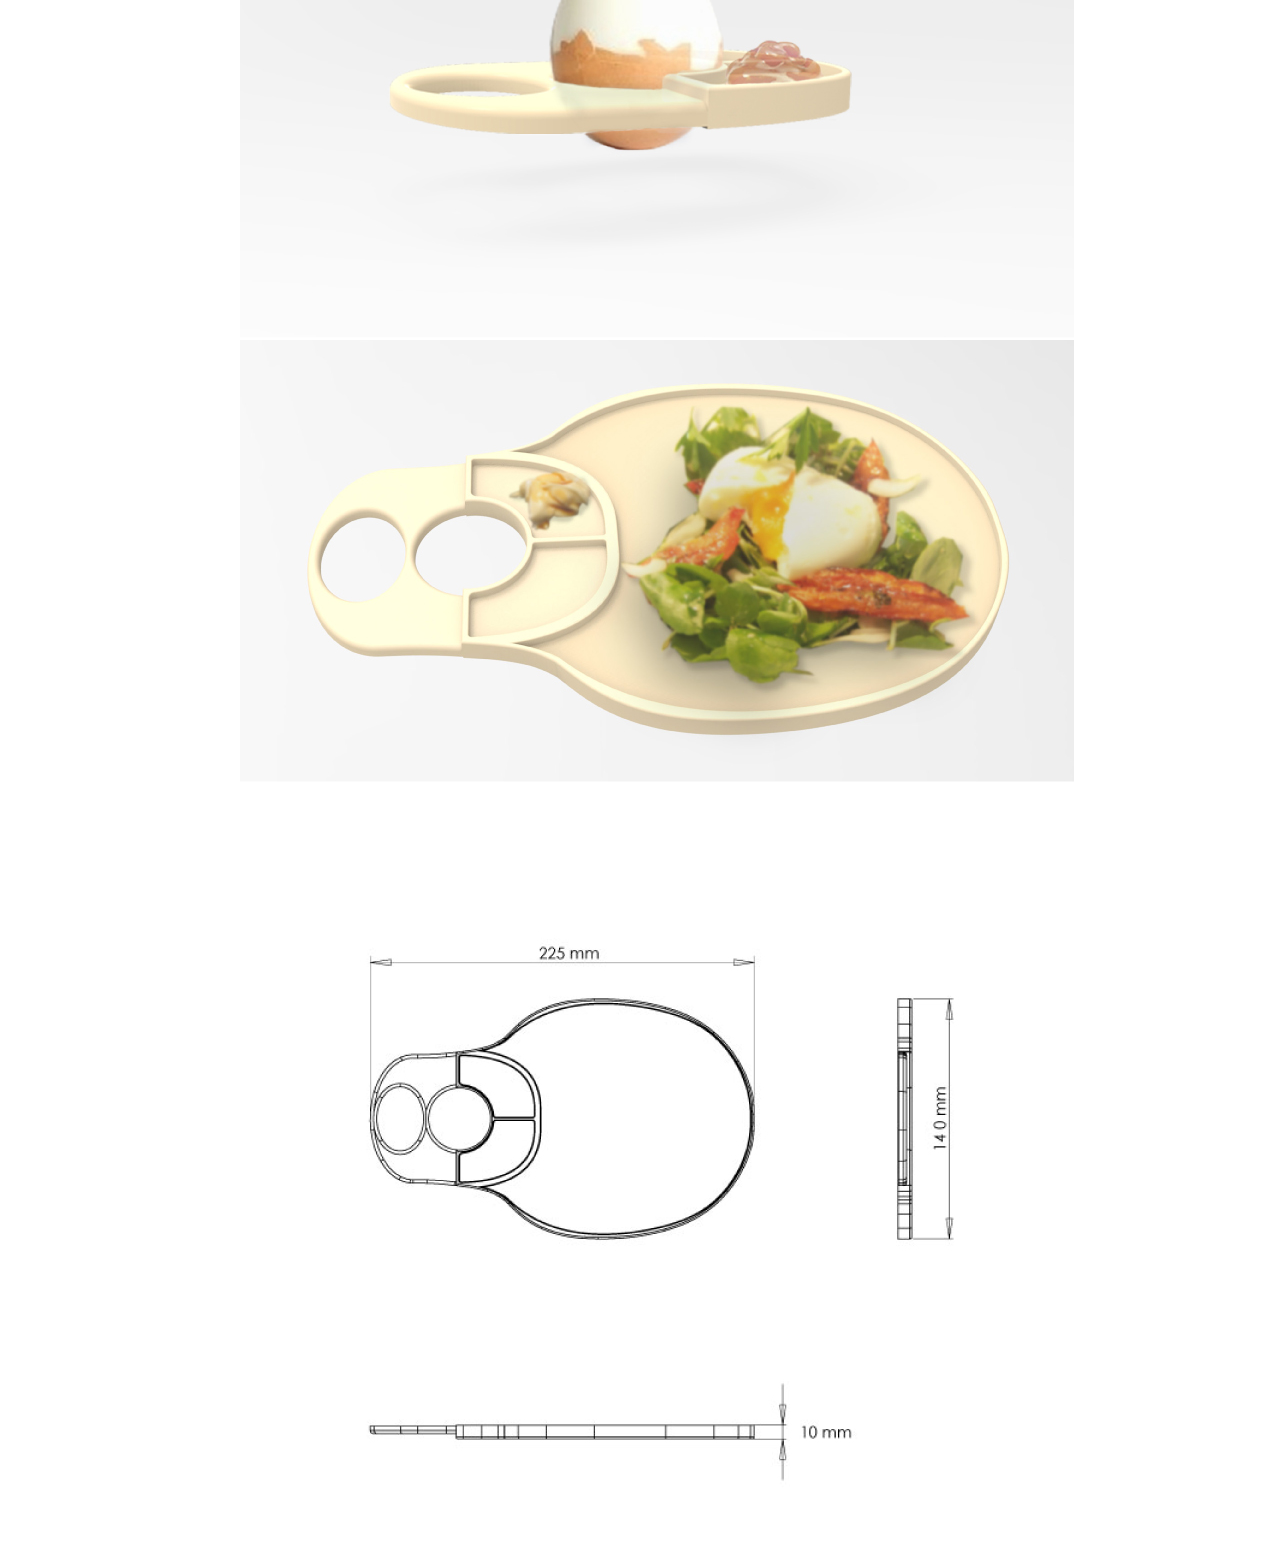
<file: page10_minimaousse.html>
<!DOCTYPE html>
<html>
    <head>
        <meta charset="utf-8" />
        <link rel="stylesheet" href="style_page_projets.css" />
        <title>4D° - ECRIRE TITRE | SOUS TITRE</title>
        <meta name="keywords" content="Architecture, kikoo, Blablabla">
        <meta name="description" content="Ici tu decrit brievement ton article">
        <meta name="author" content="Julie Colin, Anne-Juliette Defoort, Thimothée Foyer, Camille Angibaud">
    </head>
    <body>
        <div class="top-block"></div>
        <header>
            <h1>L'Oeuf de Wallace</h1>
            <h2>Concours Minimaousse, la cuisine en ville - 2012</h2>
            <h3><a href="page06_contact.html">Julie Colin, Anne-Juliette Defoort, Thimothée Foyer, Camille Angibaud</a></h3>
            <div class="right">
                <a href="sommaire.html"> <img src="images/logo_retour-01.png"> </a>
            </div>
        </header>
        <div class="content">
            <div class="text">
                <!-- p is a paragraph -->
                <!-- br is a break line, it should be inside paragraph -->
                <!-- <i>My text</i> is italic -->
                <!-- <b>My text</b> is bold -->
                <h4>Degré de mobilité et d’intimité </h4>
                <p>
                  Et si l’appropriation temporaire, d’un mobilier urbain oublié, par des cuisiniers ambulants, pouvait créer des usages nouveaux à Paris ?
                </p>
                <p>
                  L’œuf de Wallace est une installation de cuisine urbaine associée à une fontaine Wallace existante. Sa multifonctionnalité permet au mobilier urbain d’être le vecteur de nombreux usages, autant nomades que sédentaires, intimistes ou visibles.
                </p>

                <h4>Aliment élémentaire</h4>
                <p>
                  Les qualités nutritives, de conservation et de recyclage, font de l’oeuf, un aliment élémentaire et naturel rivalisant d’efficacité et de qualité avec le fast food, tout en sortant de sa logique traitant le produit fini, préparé et congelé en usine.
                </p>

                <img src="./images/MiniMaousse/MM_02.jpg" alt="image projetMM" />

                <h4>Ressources situées</h4>
                <p>
                  Pour permettre à cette cuisine temporaire de participer de la logique de l’espace public parisien, et de le vitaliser en même temps, l’Oeuf de Wallace se place près d’un point d’eau. La fontaine pourvoit en effet de l’eau pour la cuisine, pour accompagner le repas et une pose assise. Mais sa présence est aussi remarquable dans le paysage, souvent associée à un trottoir élargie, une placette ou un parc.
                </p>

                <img src="./images/MiniMaousse/MM_03.jpg" alt="image projetMM " />

                <h4>2 objets, 3 usages</h4>
                <p>
                  L’œuf de Wallace permet 3 usages grâce à différentes configurations du mobilier.
                </br>
                La transformation est possible grâce à une « clé »  que possèdent les vendeurs ambulants, le sac à dos. Ce sac leur donne ensuite la possibilité de vendre des œufs durs cuits dans le point de vente fixe associé à la fontaine.
                </p>
  
                <img src="./images/MiniMaousse/MM_04.jpg" alt="image projetMM" /> 
  
                <img src="./images/MiniMaousse/MM_05.jpg" alt="image projetMM" />
   
                <img src="./images/MiniMaousse/MM_06.jpg" alt="image projetMM" />
  
                <h4>Une vaisselle urbaine ?</h4>

                <p>
                  À l’Oeuf de Wallace, les oeufs se dégustent dans des coquetiers portatifs biodégradables ou des supports multi-recette empilables. De deux tailles différentes, ces supports sont spécialement adaptés à la consommation dans la rue d’oeufs durs ou de plats cuisinés à base d’oeufs.
                </p>
  
                <img src="./images/MiniMaousse/MM_07.jpg" alt="image projetMM" />

                <img src="./images/MiniMaousse/MM_08.jpg" alt="image projetMM" />
            </div>
        </div>
    </body>
</html>
</file>
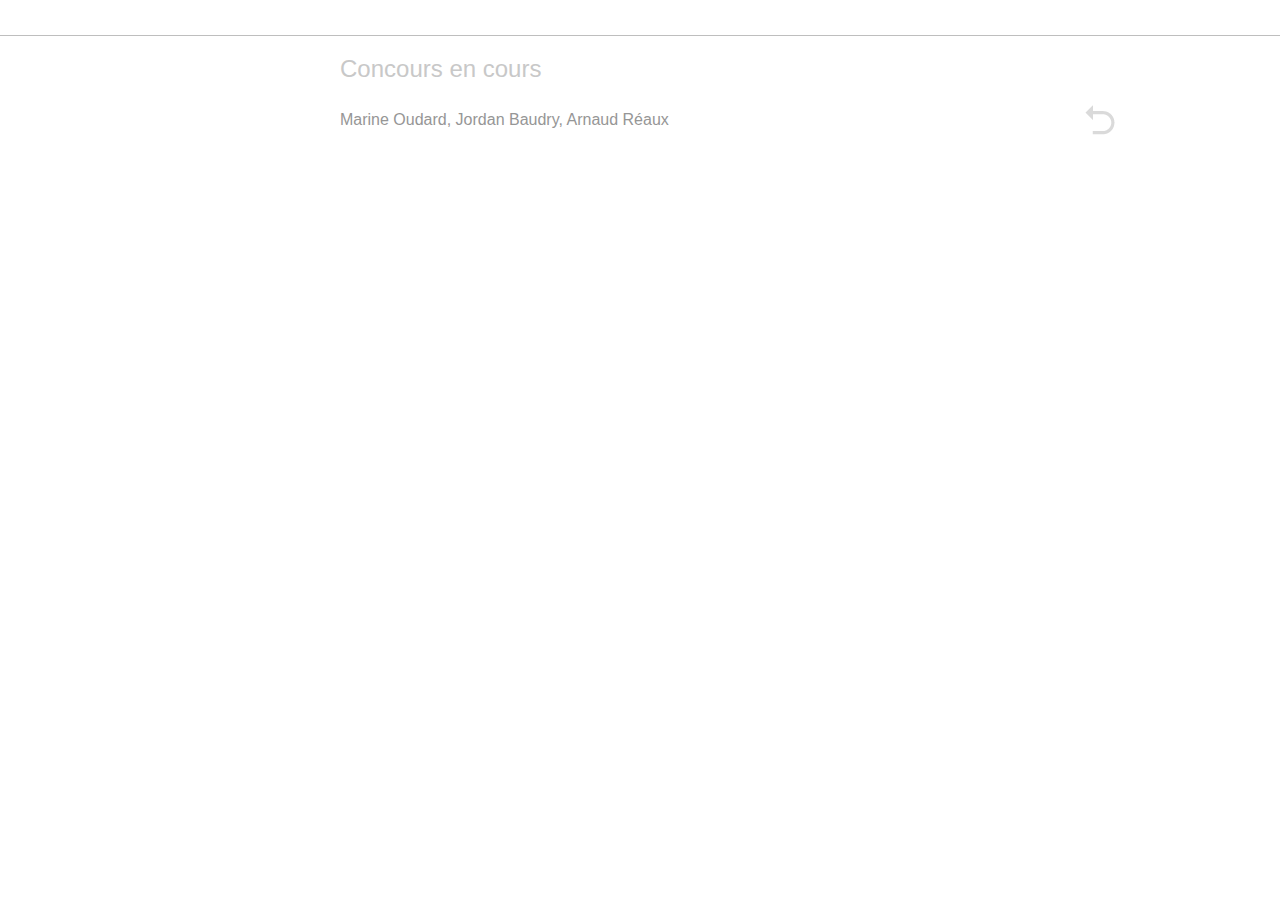
<file: page11_construction.html>
<!DOCTYPE html>
<html>
    <head>
        <meta charset="utf-8" />
        <link rel="stylesheet" href="style_page_projets.css" />
        <title>4D° - Concours en cours | Scénographie pièce de théatre - représentation 2015 </title>
        <meta name="keywords" content="Architecture, kikoo, Blablabla">
        <meta name="description" content="Ici tu decrit brievement ton article">
        <meta name="author" content="Marine Oudard, Jordan Baudry, Arnaud Réaux">
    </head>
    <body>
        <div class="top-block"></div>
        <header>
            <h1>Concours en cours</h1>
            <h2></h2>
            <h3><a href="page06_contact.html">Marine Oudard, Jordan Baudry, Arnaud Réaux</a></h3>
            <div class="right">
                <a href="sommaire.html"> <img src="images/logo_retour-01.png"> </a>
            </div>
        </header>
        <div class="content">
            <div class="text">
            </div>
        </div>
    </body>
</html>
</file>
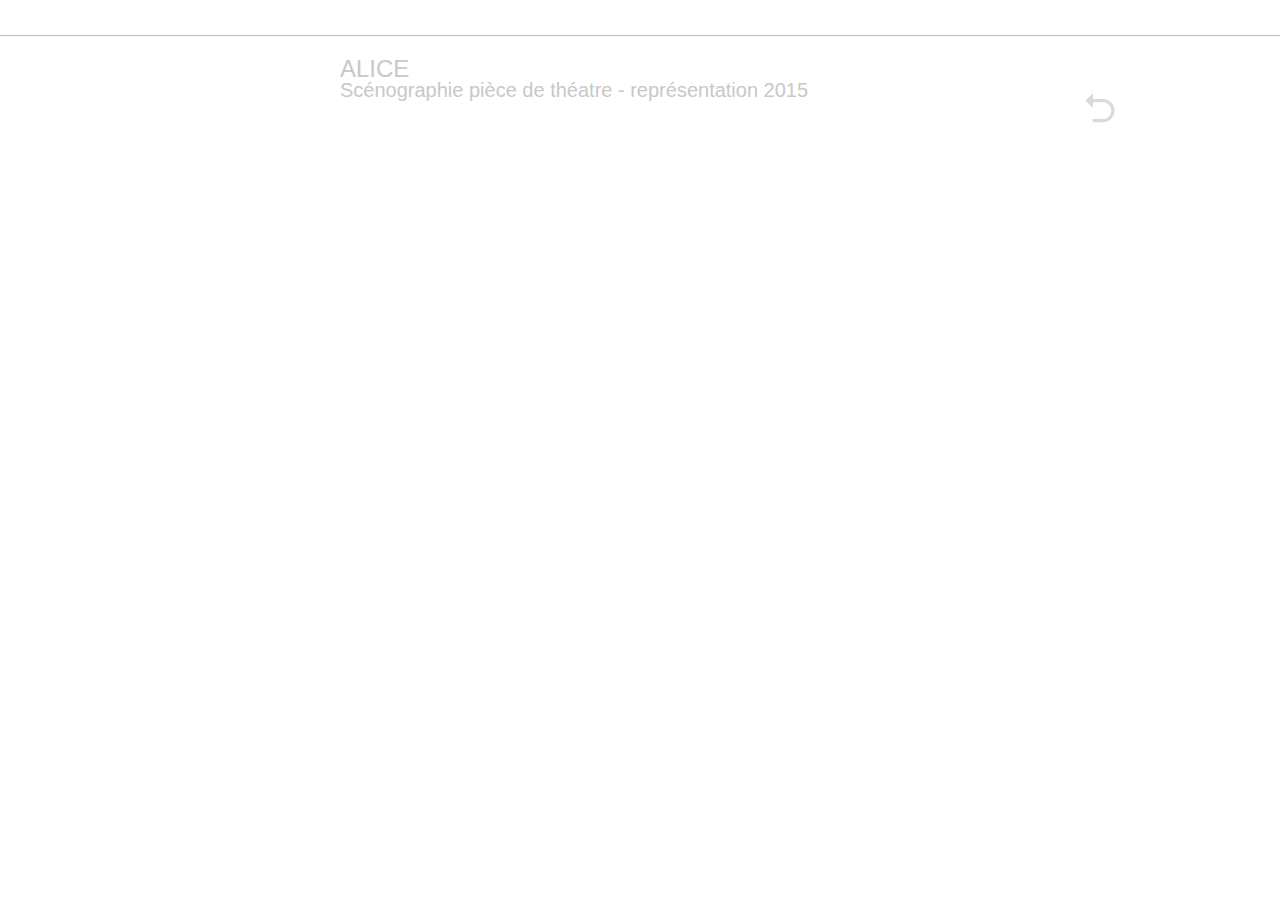
<file: page12_Alice.html>
<!DOCTYPE html>
<html>
    <head>
        <meta charset="utf-8" />
        <link rel="stylesheet" href="style_page_projets.css" />
        <title>4D° - ALICE | Scénographie pièce de théatre - représentation 2015 </title>
        <meta name="keywords" content="Architecture, kikoo, Blablabla">
        <meta name="description" content="Ici tu decrit brievement ton article">
        <meta name="author" content="Julie Colin, Anne-Juliette Defoort, Thimothée Foyer, Camille Angibaud">
    </head>
    <body>
        <div class="top-block"></div>
        <header>
            <h1>ALICE</h1>
            <h2>Scénographie pièce de théatre - représentation 2015 </h2>
            <h3><a href="page06_contact.html"></a></h3>
            <div class="right">
                <a href="sommaire.html"> <img src="images/logo_retour-01.png"> </a>
            </div>
        </header>
        <div class="content">
            <div class="text">
            </div>
        </div>
    </body>
</html>
</file>
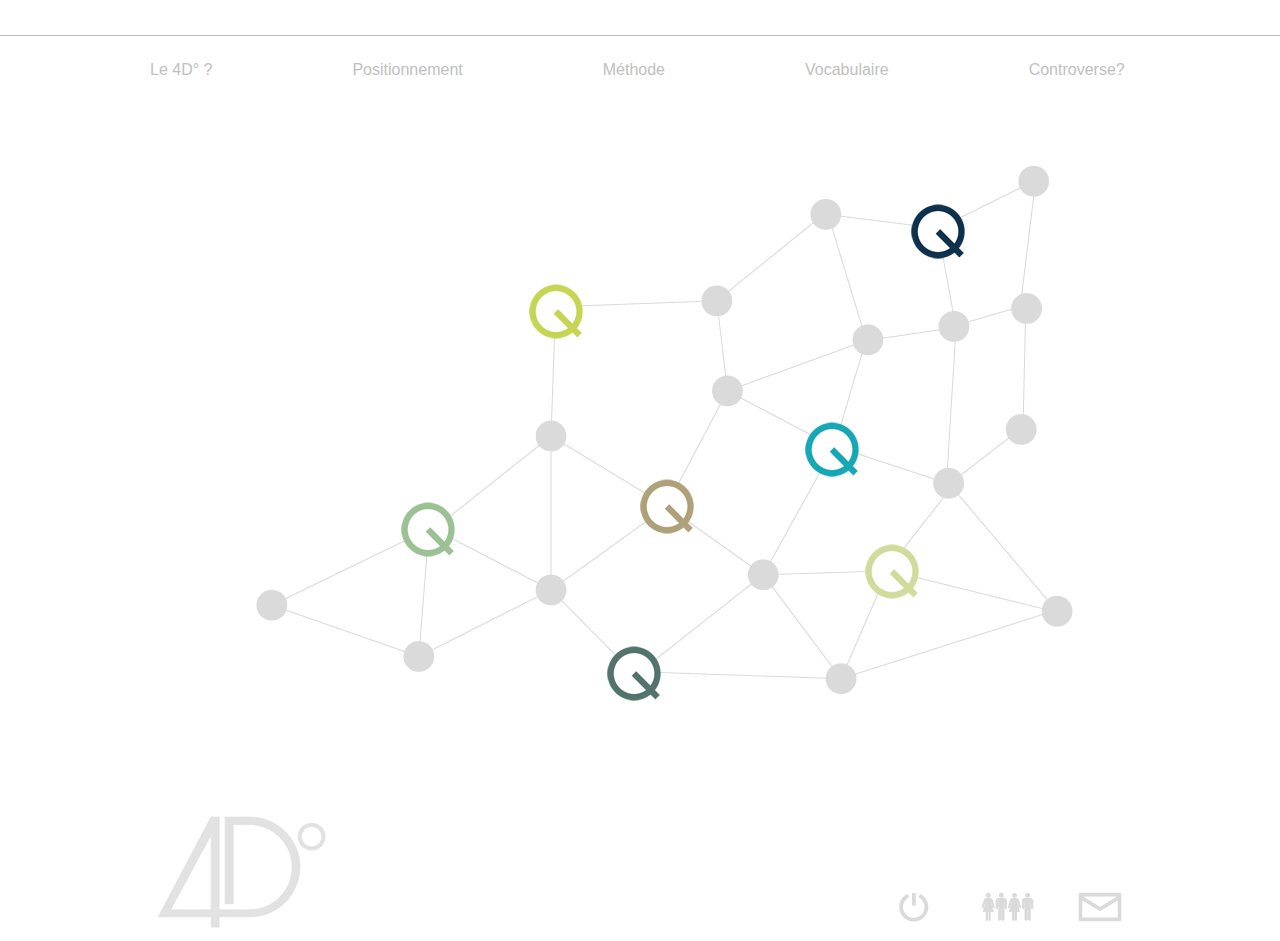
<file: sommaire.html>
<!DOCTYPE html>
<html>
<head>
  <meta charset="utf-8" />
  <link rel="stylesheet" href="style_sommaire.css" />
  <title>4D°</title>
</head>
<body>

  <div class="top-block"></div>

  <div class="front-menu">
   <a href="page01_4D.html" title="qu'est-ce que le 4D° ?" > Le 4D° ? </a>
   <a href="page02_positionnement.html" title="nos engagements" > Positionnement </a>
   <a href="page03_methode.html" title="quel sujet?" > Méthode  </a>
   <a href="page04_vocabulaire.html" title="un vocabulaire commun" > Vocabulaire  </a>
   <a href="http://4eme-degre.tumblr.com" title="le blog" target="_blank" class="last"> Controverse? </a>
 </div>


 <div class="carte">
  <div class="sommaire-nav lantern">
    <a href="page07_Lantern.html" > <abbr data-tip1="Où va l'espace public?"> <img src="images/teste_rhizome-01.png"> </a>
  </div>

  <div class="sommaire-nav laniere">
    <a href="page09_laniere.html" > <abbr data-tip2="Comment convier le local et le global?"> <img src="images/teste_rhizome-02.png"> </a>
  </div>
  
  <div class="sommaire-nav incremental">
    <a href="page08_incremental.html" > <abbr data-tip3="Jusqu'où le projet peut-il être autonome?"> <img src="images/teste_rhizome-03.png">  </a>
  </div>
  
  
  <div class="sommaire-nav construction">
    <a href="page11_construction.html" > <abbr data-tip4="Et si la ville n'était pas celle qu'on croyait?"> <img src="images/teste_rhizome-04.png"> </a>
  </div>
  
  
  <div class="sommaire-nav minimaousse">
    <a href="page10_minimaousse.html" > <abbr data-tip5="Comment mobiliser le mobilier urbain?"> <img src="images/teste_rhizome-05.png"> </a>
  </div>
  
  
  <div class="sommaire-nav lantern2">
    <a href="#" > <abbr data-tip6="Et la téléportation?"> <img src="images/teste_rhizome-06.png"> </a>
  </div>


  <div class="sommaire-nav alice">
    <a href="page12_Alice.html" > <abbr data-tip6="Où est Alice?"> <img src="images/teste_rhizome-07.png"> </a>
  </div>
</div>

<div class="front-footer">
  <div class="front-logo">
    <img src="images/01_logo_copie.jpg">
  </div>
  <div class="right">
      <a href="mailto:4eme.degre@gmail.com" title="écrivez-nous!" ><img src="images/logo_mail-01.png"> </a>
      <a href="page06_contact.html" title="qui?" ><img src="images/logo_perso-01.png"> </a>
      <a href="page05_references.html"> <img src="images/logo_stop-01.png"> </a>
  </div>
</div>
</body>
</html>
</file>
<file: style_index.css>
p {
    display: block;
    position: absolute;
    margin-top: -301px;
    margin-left: -512px;
    top: 50%;
    left: 50%
}
</file>
<file: style_presentations_sommaire.css>
body
{
	margin: 0px;
	background-image: url(images/page-bg5.png);
	background-position: top center;
	background-repeat: no-repeat;
	background-attachment: fixed;
}

a /* Liens par défaut (non survolés) */
{
   text-decoration: none;
   color: black;
   font-family: Helvetica, Myriad Pro, Arial;
   font-size: 16px;
   font-weight: bold;
}

a:hover
{
	color: #c8c8c8;
}

.top-block
{
    background-color: white;
    height: 35px;
    width: 100%;
    margin-bottom: 30px;
    border-bottom: solid 1px #bebebe;
}

header
{
	width: 980px;
	margin-right: auto;
	margin-left: auto;
}

header h1
{
	color: #c8c8c8;
	font-family: Helvetica, Myriad Pro, Arial;
	font-size: 24px;
	font-weight: normal;
}

.content
{
	width: 980px;
	margin-right: auto;
	margin-left: auto;	
}

.content .optionnal-image-box, .content .optionnal-image-box img
{
	width: 270px;
}

.content .optionnal-image-box
{
	float: left;
	width: 270px;
	min-height: 10px;
	display: block;
}

.content .text
{
	float: left;
	margin-left: 20px;
	width: 390px;
	font-family: Helvetica, Myriad Pro, Arial;
	font-size: 14px;
	line-height: 20px;
	text-align: justify;
}

.content .text p
{
	margin-bottom: 20px;
}

footer
{
	width: 980px;
	position: fixed;
    margin-right: auto;
    margin-left: auto;
    top: 0px;
}   


header .right a {
    display: block;
    float: right;
    width: 50px;
    margin-top: -55px;
}
</file>
<file: style_page_projets.css>
body
{
	margin: 0px;
}

a /* Liens par défaut (non survolés) */
{
   text-decoration: none;
   color: black;
   font-family: Helvetica, Myriad Pro, Arial;
   font-size: 16px;
   font-weight: bold;
}

.top-block
{
    background-color: white;
    height: 35px;
    width: 100%;
    margin-bottom: 30px;
    border-bottom: solid 1px #bebebe;
}

header
{
	width: 800px;
	margin-right: auto;
	margin-left: auto;
}

header h1
{
	color: #c8c8c8;
	font-family: Helvetica, Myriad Pro, Arial;
	font-size: 24px;
	font-weight: normal;
	line-height: 5px;
	padding: 0px 100px 0px 100px;
}

header h2
{
	color: #c8c8c8;
	font-family: Helvetica, Myriad Pro, Arial;
	font-size: 20px;
	font-weight: normal;
	line-height: 5px;
	padding: 0px 100px 0px 100px;
}

header h3
{
	margin-top: 40px;
	padding: 0px 100px 0px 100px;
}

header h3, header h3 *
{
	color: #969696;
	font-family: Helvetica, Myriad Pro, Arial;
	font-size: 16px;
	font-weight: normal;
}

.content
{
	width: 800px;
	margin-right: auto;
	margin-left: auto;	
}

.content
{
	display: block;
}

.content img
{
	margin-left: auto;
	margin-right: auto;
	display: block;
}


.content .text
{
	font-family: Helvetica, Myriad Pro, Arial;
	font-size: 14px;
	line-height: 20px;
	text-align: justify;
}

.content .text h4
{
	padding: 0px 100px 0px 100px;
	color: #000;
	font-size: 16px;
	font-weight: normal;
	line-height: 10px;
	margin-bottom: 0px;
}

.content .text p
{
	font-size: 13px;
	margin-bottom: 20px;
	padding: 0px 100px 0px 100px;
	font-family: Helvetica, Myriad Pro, Arial;
	text-align: justify;
}

footer
{
	width: 980px;
	position: fixed;
    margin-right: auto;
    margin-left: auto;
    top: 0px;
}   


header .right
{

}

header .right a {
    display: block;
    float: right;
    width: 50px;
    margin-right: -80px;
    margin-top: -55px;
}

header .right img
{
	position: fixed;
}
</file>
<file: style_sommaire.css>
body
{
    margin: 0px;
}



h1
{
    font-family: Gill Sans, Verdana;
	color: black;
	font-size: 13px;
	line-height: 14px;
	text-transform: uppercase;
	letter-spacing: 0px;
	font-weight: bold;
	margin: 10px;
}

a /* Liens par défaut (non survolés) */
{
   text-decoration: none;
   color: silver;
   font-style: normal;
}



.imageflottante
{
    float: right;
}


nav1
{
    position: absolute;
    right: 63px;
    bottom: 10px;
}


nav1b
{
    position: absolute;
    left: 23px;
    bottom: 10px;
}



nav2
{
    position: absolute;
    right: 10px;
    bottom: 10px;
}


nav3
{
    position: absolute;
    right: 127px;
    bottom: 10px;
}

div.lantern /*lantern */
{
    position: absolute;
    left: 755px;
    top: 63px;
}

[data-tip1] { /* lantern */
    position: relative;
    cursor: crosshair;
    border-bottom: 0px dotted #aaa;
}
[data-tip1]:hover:after {
    content: attr(data-tip1); /* lantern */
    position: absolute;
    top: 1em; left: 0;
    white-space: nowrap; /* no wrapping */
    padding: 5px 10px;
    font-family: helvetica, gill sans;
    font-size: 15px;
    text-transform: uppercase;
    background: transparent;
    color: grey;
}


div.laniere /* cityzen */
{
    left: 649px;
    top: 281px;
}

[data-tip2] { /* cityzen */
    position: relative;
    cursor: crosshair;
    border-bottom: 0px dotted #aaa;
}


[data-tip2]:hover:after {
    content: attr(data-tip2); /* cityzen */
    position: absolute;
    top: 1em; right: 0;
    white-space: nowrap; /* no wrapping */
    padding: 5px 10px;
    font-family: helvetica, gill sans;
    font-size: 15px;
    text-transform: uppercase;
    background: transparent;
    color: grey;
    z-index: 10;
}




div.incremental /* Incremental */
{
    left: 373px;
    top: 143px;
}


[data-tip3] { /* incremental */
    position: relative;
    cursor: crosshair;
    border-bottom: 0px dotted #aaa;
}

[data-tip3]:hover:after {
    content: attr(data-tip3); /* incremental */
    position: absolute;
    top: 1em; left: 0;
    white-space: nowrap; /* no wrapping */
    padding: 5px 10px;
    font-family: helvetica, gill sans;
    font-size: 15px;
    text-transform: uppercase;
    background: transparent;
    color: grey;
}


div.construction
{
    top: 505px;
    left: 451px;
}


[data-tip4] { /* canevas */
    position: relative;
    cursor: crosshair;
    border-bottom: 0px dotted #aaa;
}

[data-tip4]:hover:after {
    content: attr(data-tip4); /* canevas */
    position: absolute;
    top: 1em; left: 0;
    white-space: nowrap; /* no wrapping */
    padding: 5px 10px;
    font-family: helvetica, gill sans;
    font-size: 15px;
    text-transform: uppercase;
    background: transparent;
    color: grey;
}



div.minimaousse /* cuisine en ville */
{
    position: absolute;
    left: 245px;
    top: 361px;
}


[data-tip5] { /* cuisine en ville */
    position: relative;
    cursor: crosshair;
    border-bottom: 0px dotted #aaa;
}

[data-tip5]:hover:after {
    content: attr(data-tip5); /* cuisine en ville */
    position: absolute;
    top: 1em; left: 0;
    white-space: nowrap; /* no wrapping */
    padding: 5px 10px;
    font-family: helvetica, gill sans;
    font-size: 15px;
    text-transform: uppercase;
    background: transparent;
    color: grey;
}


div.lantern2
{
    left: 709px;
    top: 403px;
}


[data-tip6] { /* 24h chrono */
    position: relative;
    cursor: crosshair;
    border-bottom: 0px dotted #aaa;
}

[data-tip6]:hover:after {
    content: attr(data-tip6); /* 24h chrono */
    position: absolute;
    top: 1em; right: 0;
    white-space: nowrap; /* no wrapping */
    padding: 5px 10px;
    font-family: helvetica, gill sans;
    font-size: 15px;
    text-transform: uppercase;
    background: transparent;
    color: grey;
}



div.alice /* 24h chrono */
{
    left: 484px;
    top: 338px;

}


[data-tip6] { /* 24h chrono */
    position: relative;
    cursor: crosshair;
    border-bottom: 0px dotted #aaa;
}

[data-tip6]:hover:after {
    content: attr(data-tip6); /* 24h chrono */
    position: absolute;
    top: 1em; right: 0;
    white-space: nowrap; /* no wrapping */
    padding: 5px 10px;
    font-family: helvetica, gill sans;
    font-size: 15px;
    text-transform: uppercase;
    background: transparent;
    color: grey;
}

/* ---------------------------------------------------------------------------------- */
/* CESAR */

.carte
{
    width: 980px;
    position: relative;
    height: 620px;
    margin-top: 0px;
    margin-right: auto;
    margin-bottom: 0px;
    margin-left: auto;
    background-image: url("images/teste_sommaire-01.png") ;
    background-repeat: no-repeat;
    background-position: 0 0;

}

.sommaire-nav
{
    position: absolute;
}

.front-menu {
    font-family: HelveticaNeue-Light, Helvetica Neue Light, Helvetica, Myriad Pro, Arial;
    font-size: 16px;
    color: black;
    line-height: 8px;
    letter-spacing: 0px;
    font-weight: 200;
    width: 980px;
    margin-top: 0px;
    margin-right: auto;
    margin-left: auto;
    margin-bottom: 100px;
}

.front-menu a {
    margin-right: 140px;
    float: left;
    display: block;
}

.front-menu a.last
{
    margin-right: 0px!important;
}

.top-block
{
    background-color: white;
    height: 35px;
    width: 100%;
    margin-bottom: 30px;
    border-bottom: solid 1px #bebebe;
}

.front-footer
{
   width: 980px;
    margin-top: 50px;
    margin-right: auto;
    margin-left: auto;
}   

.front-footer .front-logo
{
    float: left;
    margin-right: 515px;
}

.front-footer .right a {
    margin-left: 33px;
    margin-top: 71px;
    display: block;
    float: right;
}
</file>
